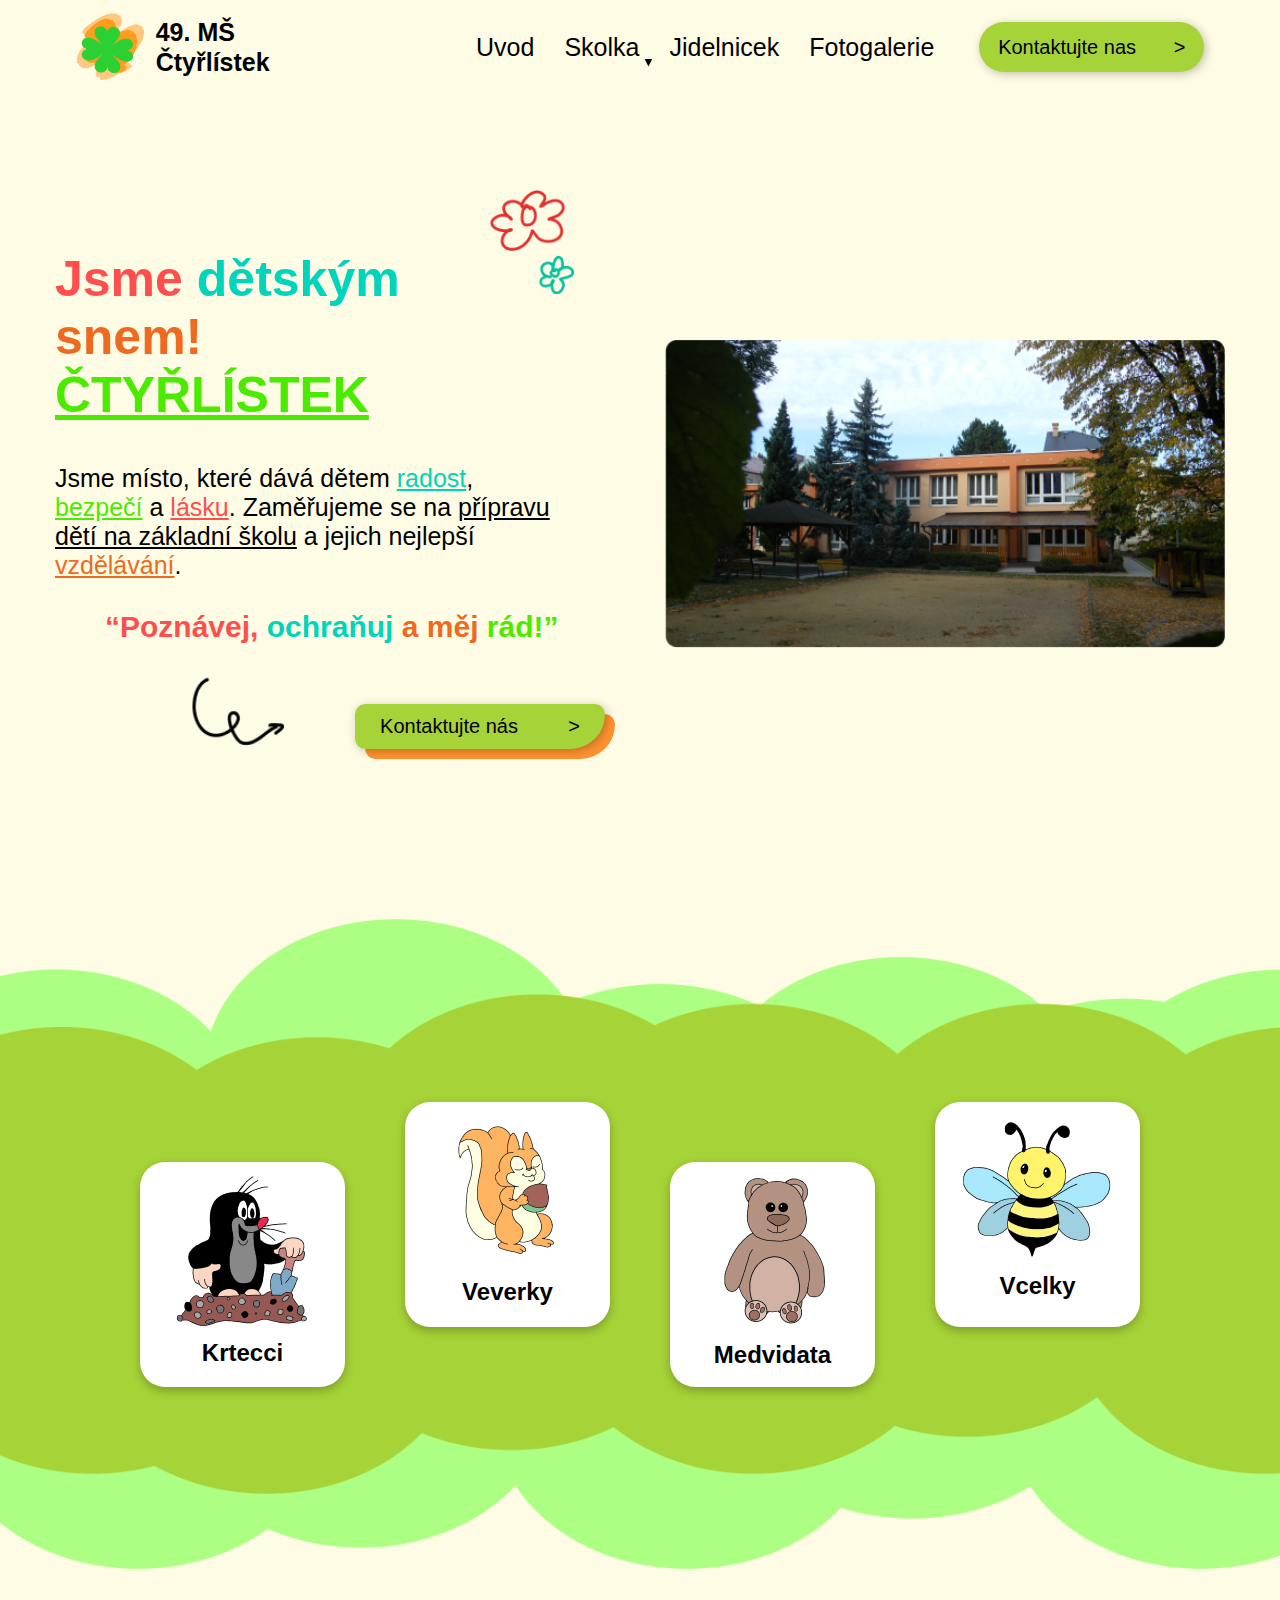
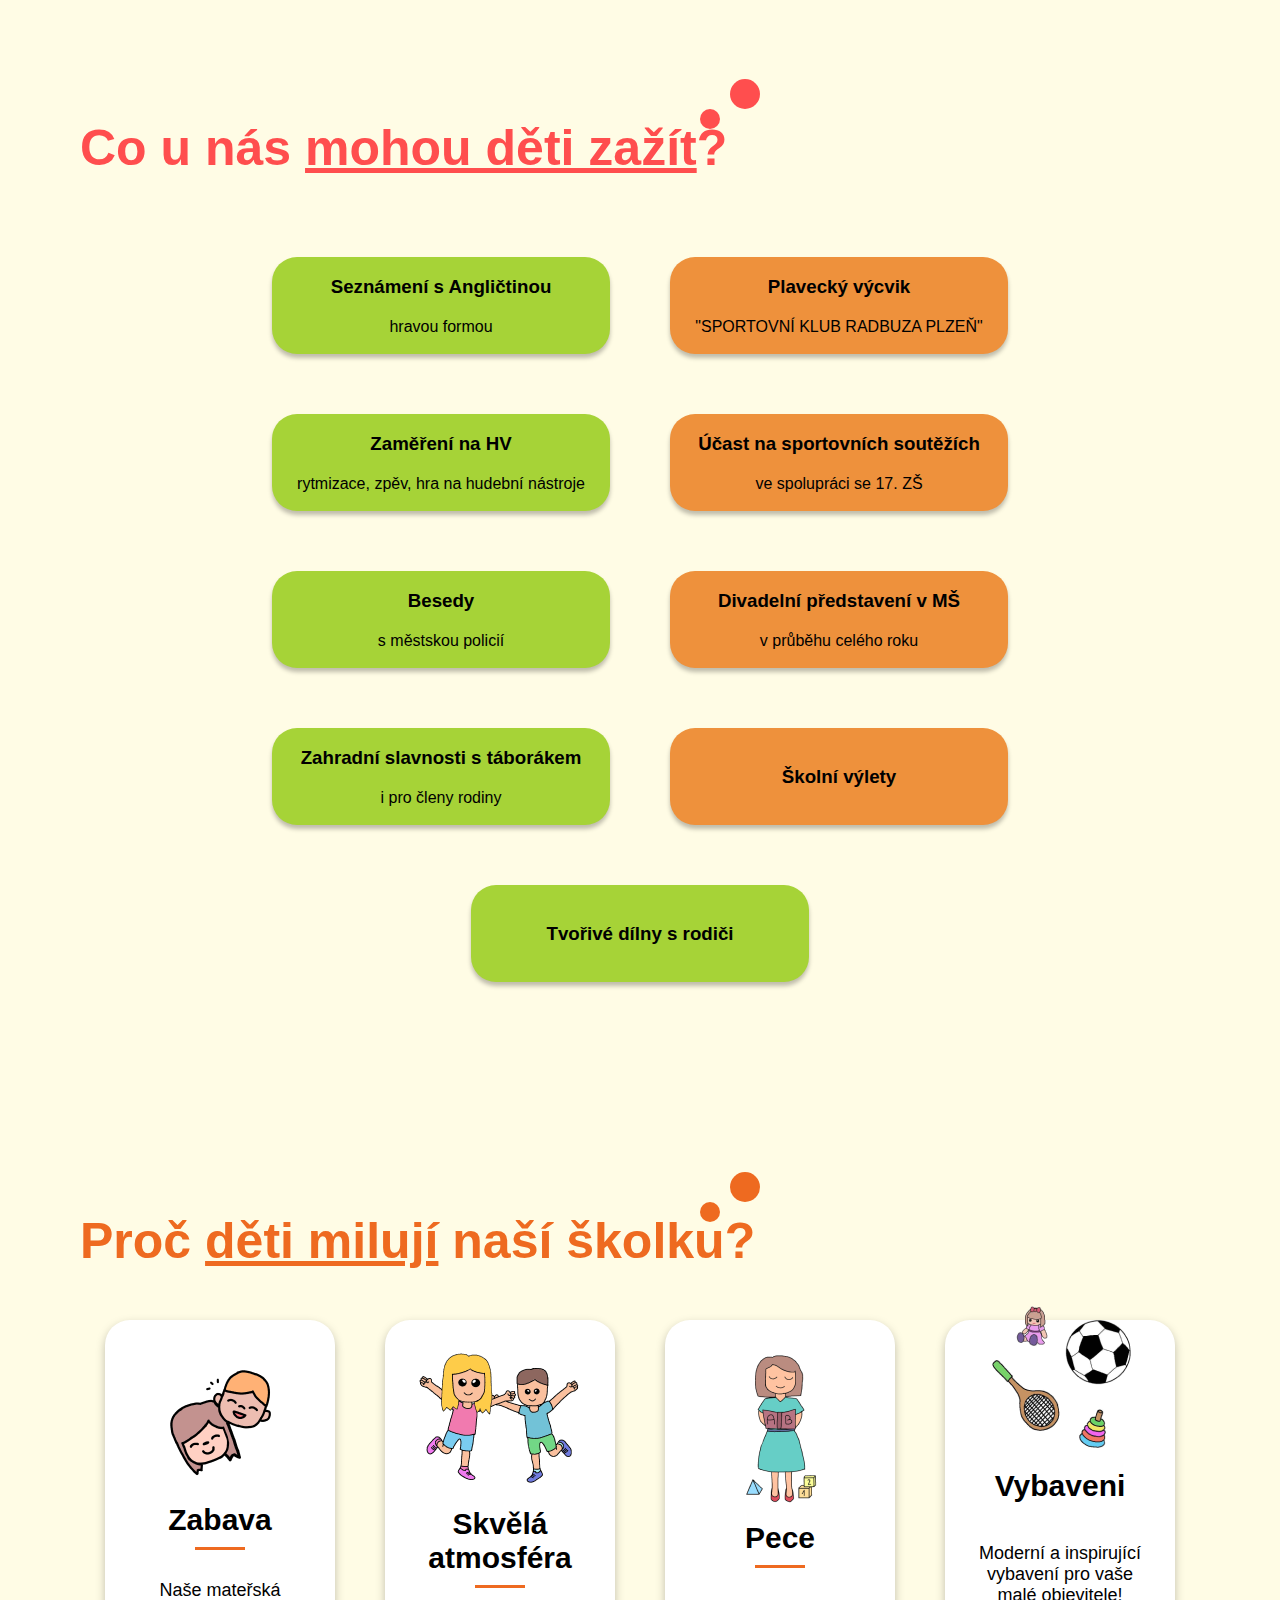
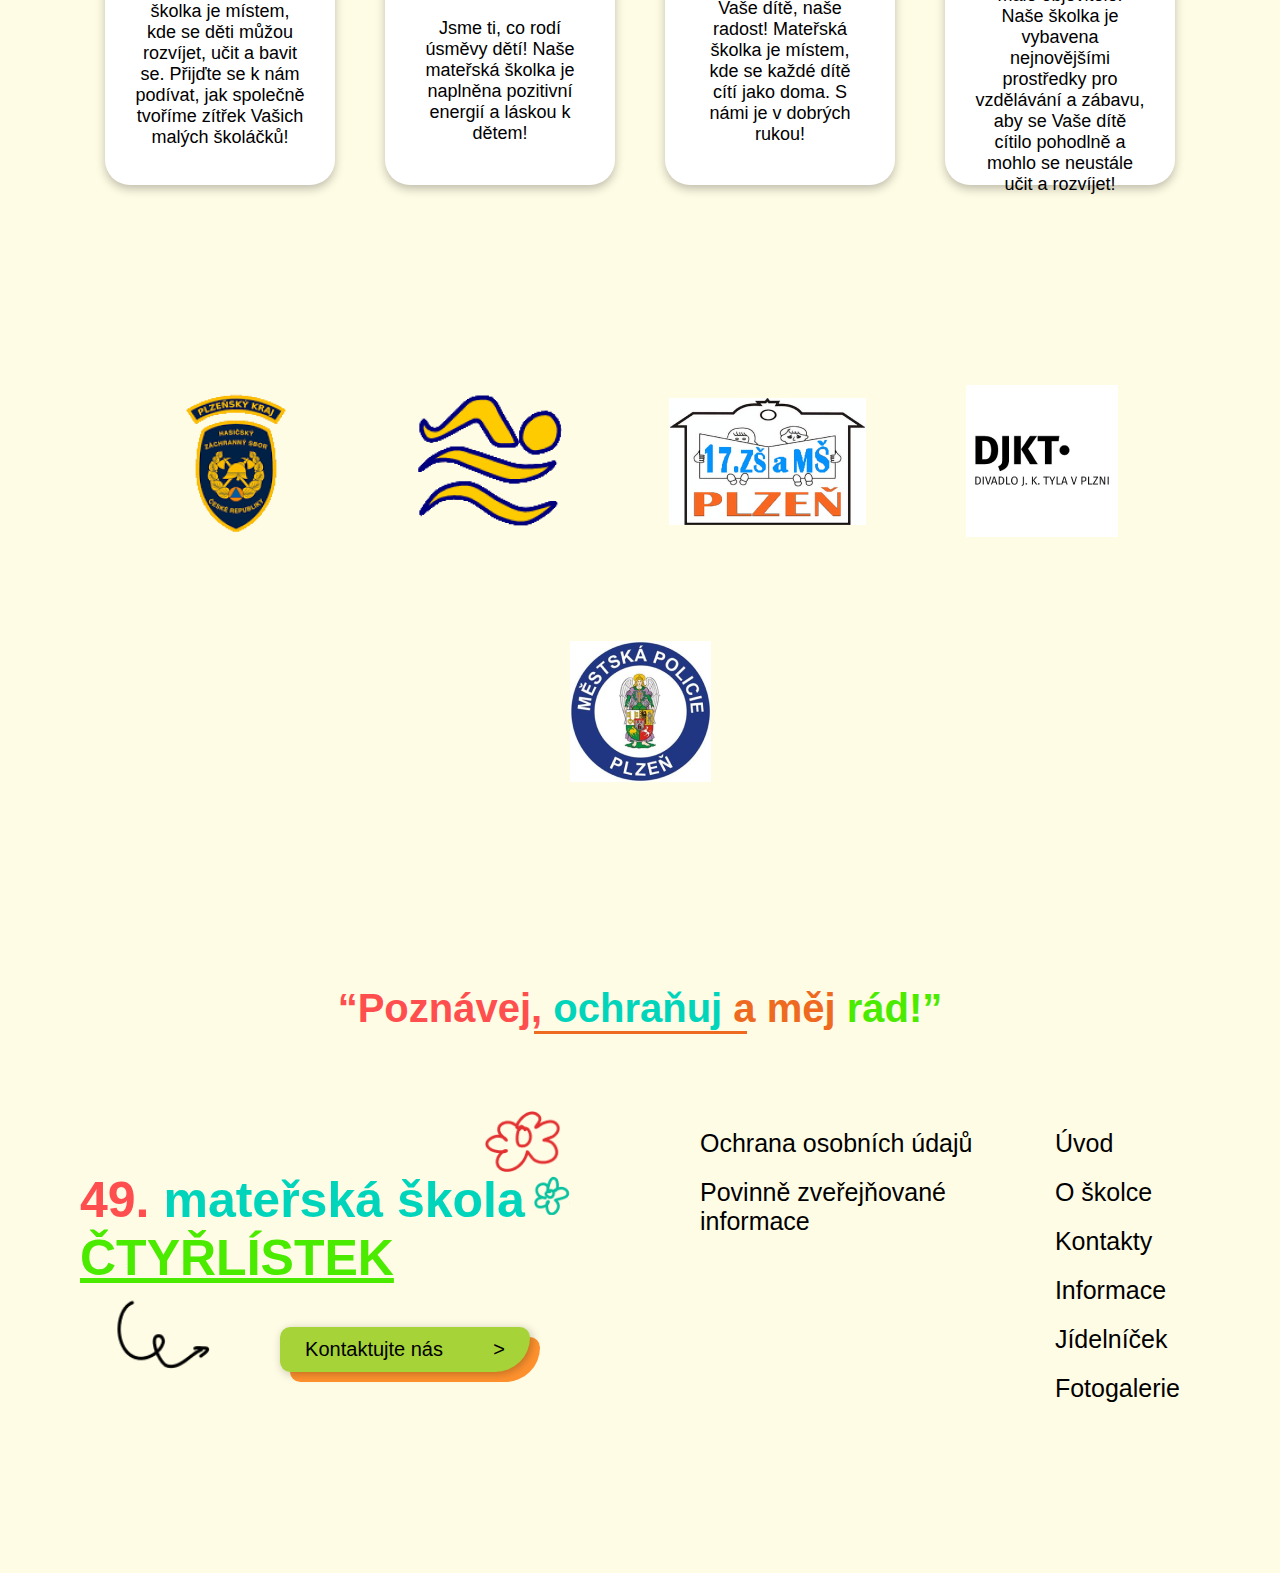
<file: index.html>
<!DOCTYPE html>
<html lang="en">
<head>
    <meta charset="UTF-8">
    <title>Title</title>

    <link rel="stylesheet" href="./styles/index.css">
    <link href="https://fonts.cdnfonts.com/css/indie-flower" rel="stylesheet">
    <link href="https://fonts.cdnfonts.com/css/almarai" rel="stylesheet">

</head>
<body>

    <header class="header">
        <div class="header_logo">
            <img alt="logo" class="header_logo_image" src="./assets/logo.png">
            <h1 class="header_logo_title">49. MŠ <br/> Čtyřlístek</h1>
        </div>
        <nav class="header_nav">
            <div class="header_nav_hamburger"  onclick="toggleMenu()">
                <span></span>
                <span></span>
                <span></span>
            </div>
            <ul>
                <li><a>Uvod</a></li>
                <li><div onclick="toggleDropdown()">Skolka <span class="header_nav_dropdown_arrow"></span></div>
                    <ul class="header_nav_dropdown">
                        <li><a>O školce</a></li>
                        <li><a>Kontakty</a></li>
                        <li><a>Informace</a></li>
                        <li onclick="toggleClassDropdown()">Třídy <span class="header_nav_dropdown_arrow"></span>
                            <ul class="header_nav_dropdown_classes">
                                <li><a>Veverky</a></li>
                                <li><a>Krtečci</a></li>
                                <li><a>Medvíďata</a></li>
                                <li><a>Včelky</a></li>
                            </ul>
                        </li>
                        <li><a>3D vizualizace</a></li>
                    </ul>

                </li>
                <li><a>Jidelnicek</a></li>
                <li><a>Fotogalerie</a></li>
            </ul>
            <a class="header_button">Kontaktujte nas <span class="header_button_arrow">></span></a>
        </nav>
    </header>

    <main class="main">
        <section class="main_content">
            <div class="main_content_left">
                <h1 class="main_content_title"><span class="title_red">Jsme</span> <span class="title_blue">dětským</span> <span class="title_orange">snem!</span> <br/> <span class="title_green underground">ČTYŘLÍSTEK</span></h1>
                <div class="main_content_description">
                    <p class="main_content_description_text">Jsme místo, které dává dětem <span class="underground title_blue">radost</span>, <span class="underground title_green">bezpečí</span> a <span class="underground title_red">lásku</span>. Zaměřujeme se na <span class="underground">přípravu dětí na základní školu</span> a jejich nejlepší <span class="underground title_orange">vzdělávání</span>.</p>
                    <p class="main_content_description_motto"><span class="title_red">“Poznávej,</span> <span class="title_blue">ochraňuj</span> <span class="title_orange">a měj</span> <span class="title_green">rád!”</span></p>
                </div>
                <img class="main_content_arrow" src="./assets/arrow1.png" alt="arrow">
                <a class="main_button" href="#"><span class="main_button_text">Kontaktujte nás</span> <span class="main_button_arrow">></span></a>
            </div>
            <div class="main_content_right">
                <img alt="photo" class="main_content_image" src="./assets/main_photo.png">
            </div>
        </section>

        <section class="classes">
            <div class="classes_block">
                <img alt="photo" class="classes_block_image" src="./assets/classk.png">
                <h2 class="classes_block_title">Krtecci</h2>
            </div>
            <div class="classes_block">
                <img alt="photo" class="classes_block_image" src="./assets/classv.png">
                <h2 class="classes_block_title">Veverky</h2>
            </div>
            <div class="classes_block">
                <img alt="photo" class="classes_block_image" src="./assets/classm.png">
                <h2 class="classes_block_title">Medvidata</h2>
            </div>
            <div class="classes_block">
                <img alt="photo" class="classes_block_image" src="./assets/classvc.png">
                <h2 class="classes_block_title">Vcelky</h2>
            </div>
        </section>

        <section class="experiences">
            <h1 class="sec_title" style="--left-title: 650px; --color-title: var(--red-color);"><span class="title_red">Co u nás <span class="underground">mohou děti zažít</span>?</span></h1>

            <div class="experiences_blocks">
                <div class="experiences_blocks_block">
                    <h3 class="experiences_blocks_block_title">Seznámení s Angličtinou</h3>
                    <p class="experiences_blocks_block_description">hravou formou</p>
                </div>
                <div class="experiences_blocks_block">
                    <h3 class="experiences_blocks_block_title">Plavecký výcvik</h3>
                    <p class="experiences_blocks_block_description">"SPORTOVNÍ KLUB RADBUZA PLZEŇ"</p>
                </div>
                <div class="experiences_blocks_block">
                    <h3 class="experiences_blocks_block_title">Zaměření na HV</h3>
                    <p class="experiences_blocks_block_description">rytmizace, zpěv, hra na hudební nástroje</p>
                </div>
                <div class="experiences_blocks_block">
                    <h3 class="experiences_blocks_block_title">Účast na sportovních soutěžích</h3>
                    <p class="experiences_blocks_block_description">ve spolupráci se 17. ZŠ</p>
                </div>
                <div class="experiences_blocks_block">
                    <h3 class="experiences_blocks_block_title">Besedy</h3>
                    <p class="experiences_blocks_block_description">s městskou policií</p>
                </div>
                <div class="experiences_blocks_block">
                    <h3 class="experiences_blocks_block_title">Divadelní představení v MŠ</h3>
                    <p class="experiences_blocks_block_description">v průběhu celého roku</p>
                </div>
                <div class="experiences_blocks_block">
                    <h3 class="experiences_blocks_block_title">Zahradní slavnosti s táborákem</h3>
                    <p class="experiences_blocks_block_description">i pro členy rodiny</p>
                </div>
                <div class="experiences_blocks_block">
                    <h3 class="experiences_blocks_block_title">Školní výlety</h3>
                </div>
                <div class="experiences_blocks_block">
                    <h3 class="experiences_blocks_block_title">Tvořivé dílny s rodiči</h3>
                </div>
            </div>
        </section>

        <section class="positives">
            <h1 class="sec_title positives"  style="--left-title: 650px; --color-title: var(--orange-color);"><span class="title_orange">Proč <span class="underground">děti milují</span> naší školku?</span></h1>

            <div class="positives_blocks">
                <div class="positives_blocks_block">
                    <img alt="photo" class="positives_blocks_block_image" src="./assets/lovez.png">
                    <h2 class="positives_blocks_block_title">Zabava</h2>
                    <div class="custom_underline"></div>
                    <p class="positives_blocks_block_description">Naše mateřská školka je místem, kde se děti můžou rozvíjet, učit a bavit se. Přijďte se k nám podívat, jak společně tvoříme zítřek Vašich malých školáčků!</p>
                </div>
                <div class="positives_blocks_block">
                    <img alt="photo" class="positives_blocks_block_image" src="./assets/lovea.png">
                    <h2 class="positives_blocks_block_title">Skvělá atmosféra</h2>
                    <div class="custom_underline"></div>
                    <p class="positives_blocks_block_description">Jsme ti, co rodí úsměvy dětí! Naše mateřská školka je naplněna pozitivní energií a láskou k dětem!</p>
                </div>
                <div class="positives_blocks_block">
                    <img alt="photo" class="positives_blocks_block_image" src="./assets/lovep.png">
                    <h2 class="positives_blocks_block_title">Pece</h2>
                    <div class="custom_underline"></div>
                    <p class="positives_blocks_block_description">Vaše dítě, naše radost! Mateřská školka je místem, kde se každé dítě cítí jako doma. S námi je v dobrých rukou!</p>
                </div>
                <div class="positives_blocks_block">
                    <img alt="photo" class="positives_blocks_block_image" src="./assets/lovev.png">
                    <h2 class="positives_blocks_block_title">Vybaveni</h2>
                    <div class="custom_underline"></div>
                    <p class="positives_blocks_block_description">Moderní a inspirující vybavení pro vaše malé objevitele! Naše školka je vybavena nejnovějšími prostředky pro vzdělávání a zábavu, aby se Vaše dítě cítilo pohodlně a mohlo se neustále učit a rozvíjet!</p>
                </div>
            </div>


        </section>

    </main>


    <footer class="footer">
        <section class="footer_collaboration">
            <a class="footer_collaboration_link" href="#">
                <img alt="logo" class="footer_collaboration_logo" src="./assets/col1.png">
            </a>

            <a class="footer_collaboration_link" href="#">
                <img alt="logo" class="footer_collaboration_logo" src="./assets/col2.png">
            </a>

            <a class="footer_collaboration_link" href="#">
                <img alt="logo" class="footer_collaboration_logo" src="./assets/col3.png">
            </a>

            <a class="footer_collaboration_link" href="#">
                <img alt="logo" class="footer_collaboration_logo" src="./assets/col4.png">
            </a>

            <a class="footer_collaboration_link" href="#">
                <img alt="logo" class="footer_collaboration_logo" src="./assets/col5.png">
            </a>
        </section>

        <section class="footer_info">
            <p class="main_content_description_motto" style="font-size: 40px"><span class="title_red">“Poznávej,</span> <span class="title_blue">ochraňuj</span> <span class="title_orange">a měj</span> <span class="title_green">rád!”</span></p>
            <div class="custom_underline"></div>

            <div class="footer_info_blocks">
                <div class="footer_info_block">
                    <h1 class="main_content_title"><span class="title_red">49.</span> <span class="title_blue">mateřská škola</span> <br/> <span class="title_green underground">ČTYŘLÍSTEK</span></h1>
                    <img class="main_content_arrow" src="./assets/arrow1.png" alt="arrow">
                    <a class="main_button" href="#"><span class="main_button_text">Kontaktujte nás</span> <span class="main_button_arrow">></span></a>
                </div>
                <div class="footer_info_block">
                    <div class="footer_info_block_lists">
                        <ul class="footer_info_block_list">
                            <li class="footer_info_block_list_item"><a href="#">Ochrana osobních údajů</a></li>
                            <li class="footer_info_block_list_item"><a href="#">Povinně zveřejňované informace</a></li>
                        </ul>

                        <ul class="footer_info_block_list">
                            <li class="footer_info_block_list_item"><a href="#">Úvod</a></li>
                            <li class="footer_info_block_list_item"><a href="#">O školce</a></li>
                            <li class="footer_info_block_list_item"><a href="#">Kontakty</a></li>
                            <li class="footer_info_block_list_item"><a href="#">Informace</a></li>
                            <li class="footer_info_block_list_item"><a href="#">Jídelníček</a></li>
                            <li class="footer_info_block_list_item"><a href="#">Fotogalerie</a></li>
                        </ul>
                    </div>
                </div>
            </div>

            <!-- Plzen Logo -->
        </section>
    </footer>


    <script src="./scripts/navigation.js"></script>
</body>
</html>
</file>
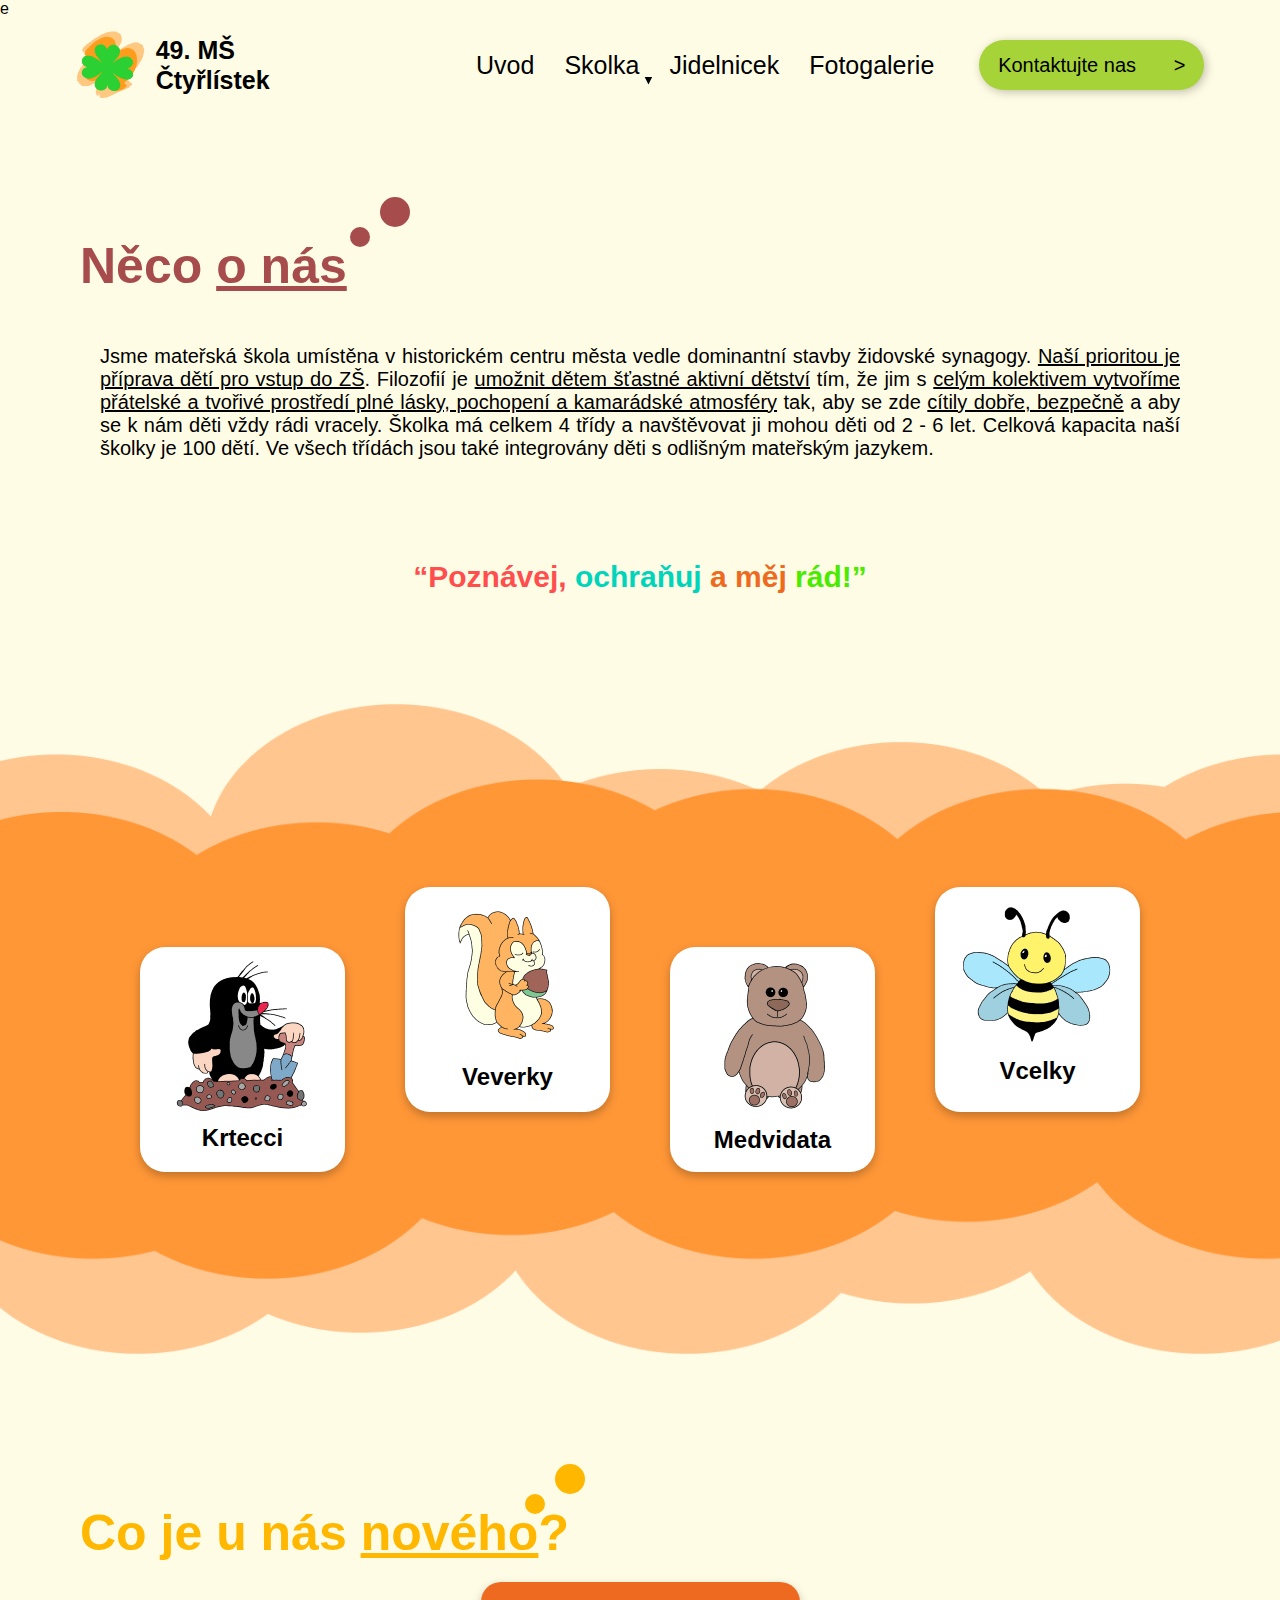
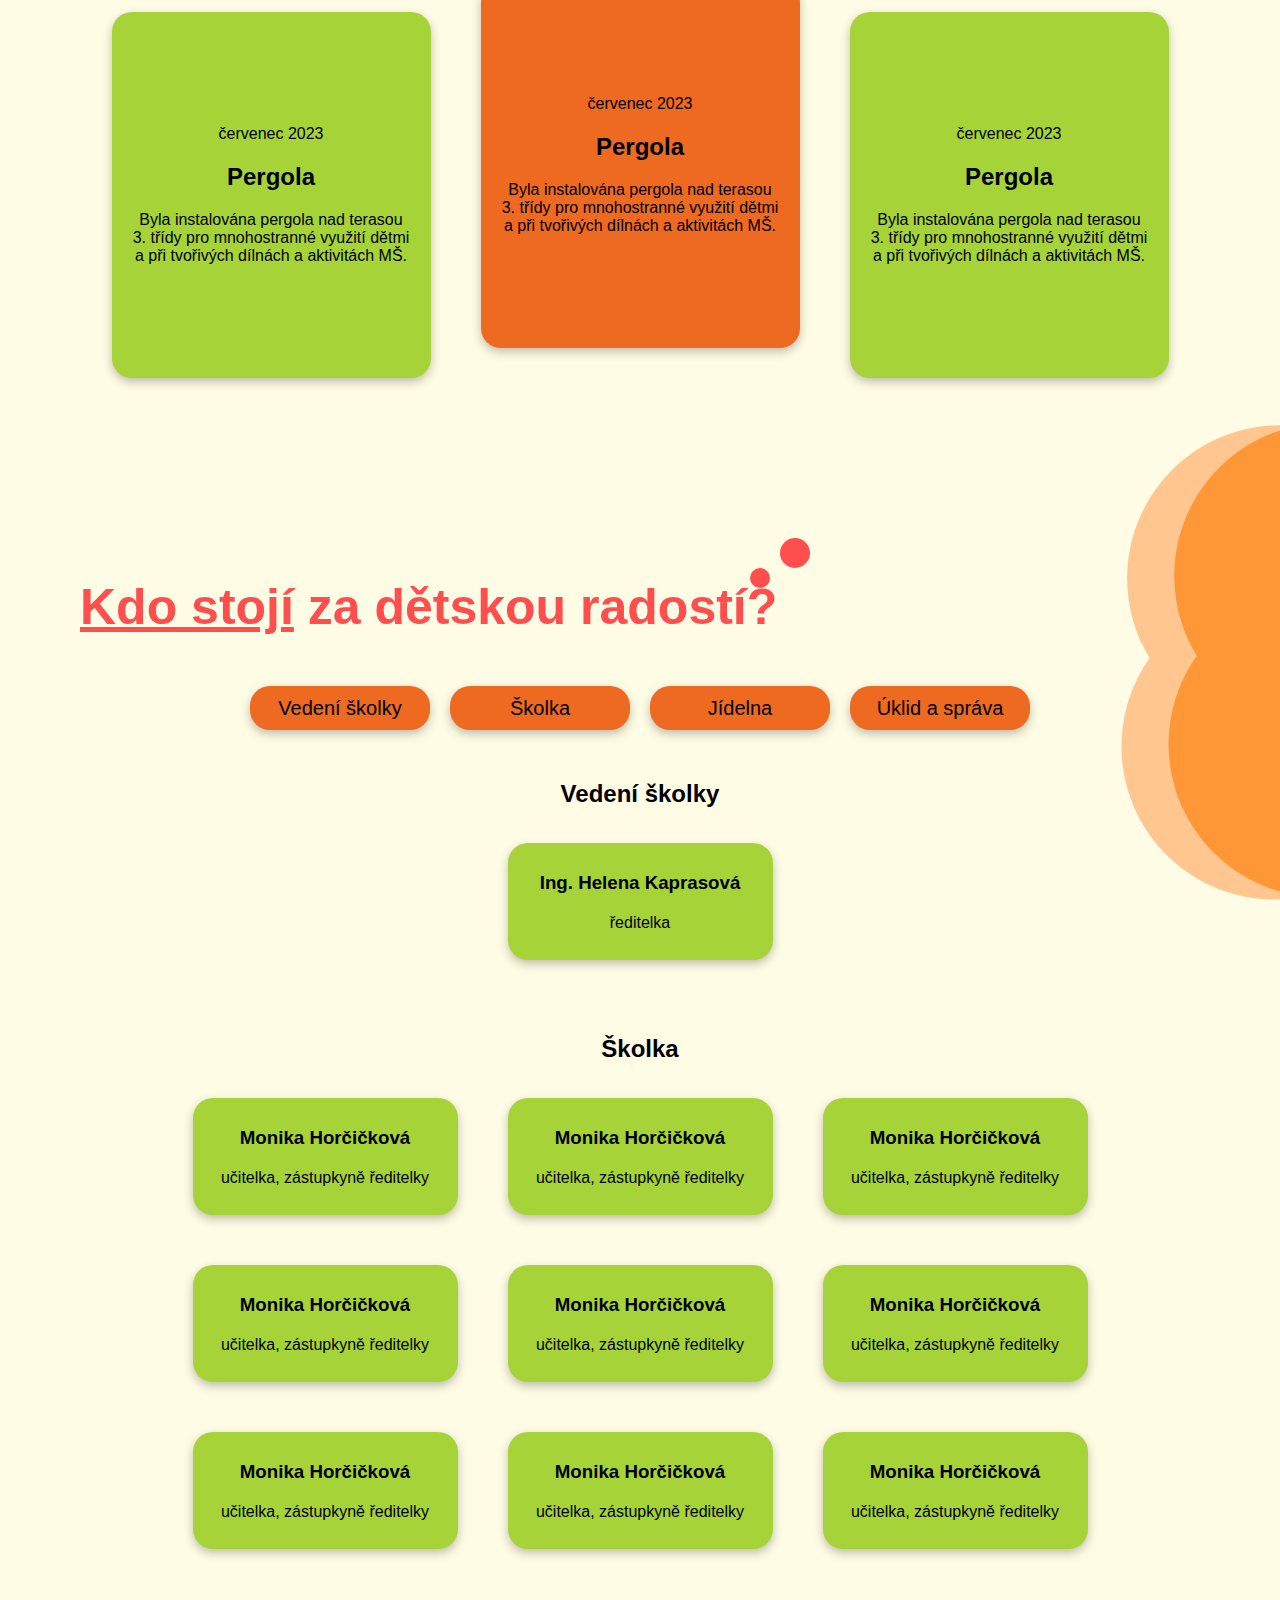
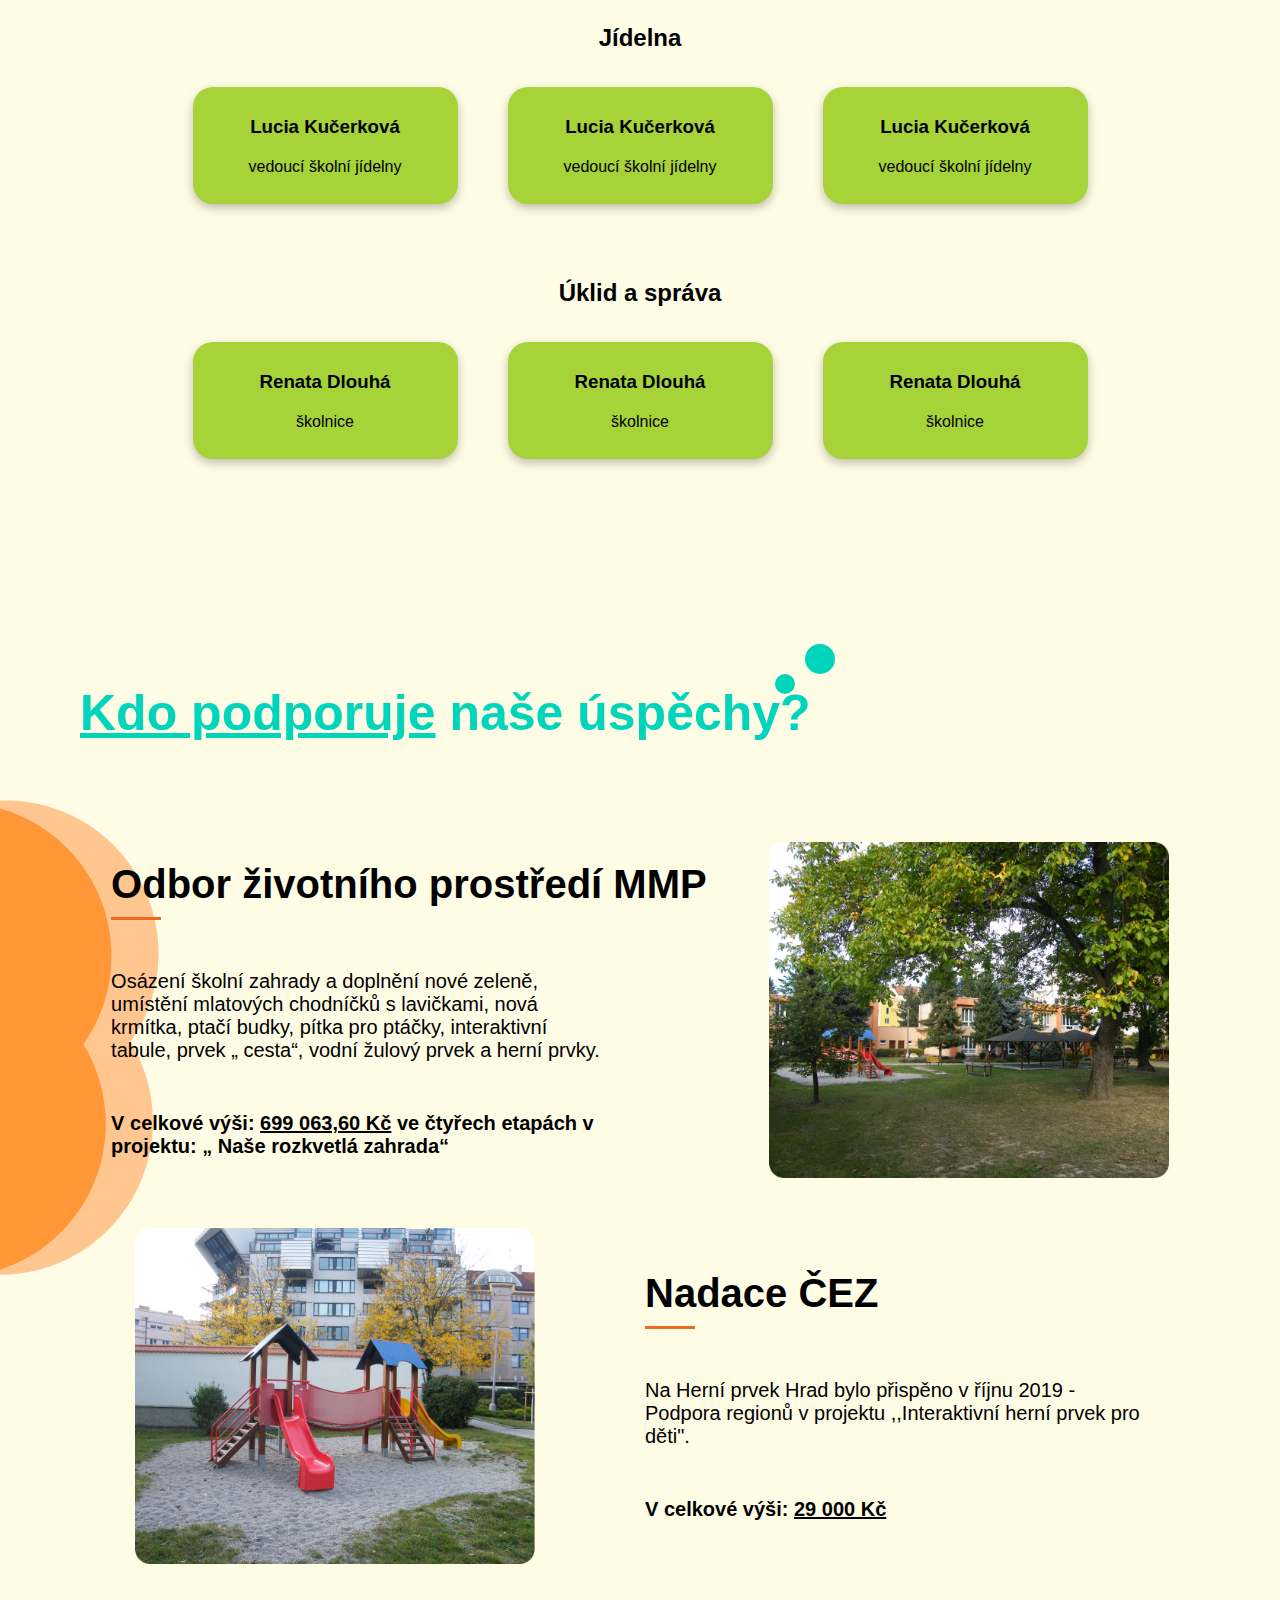
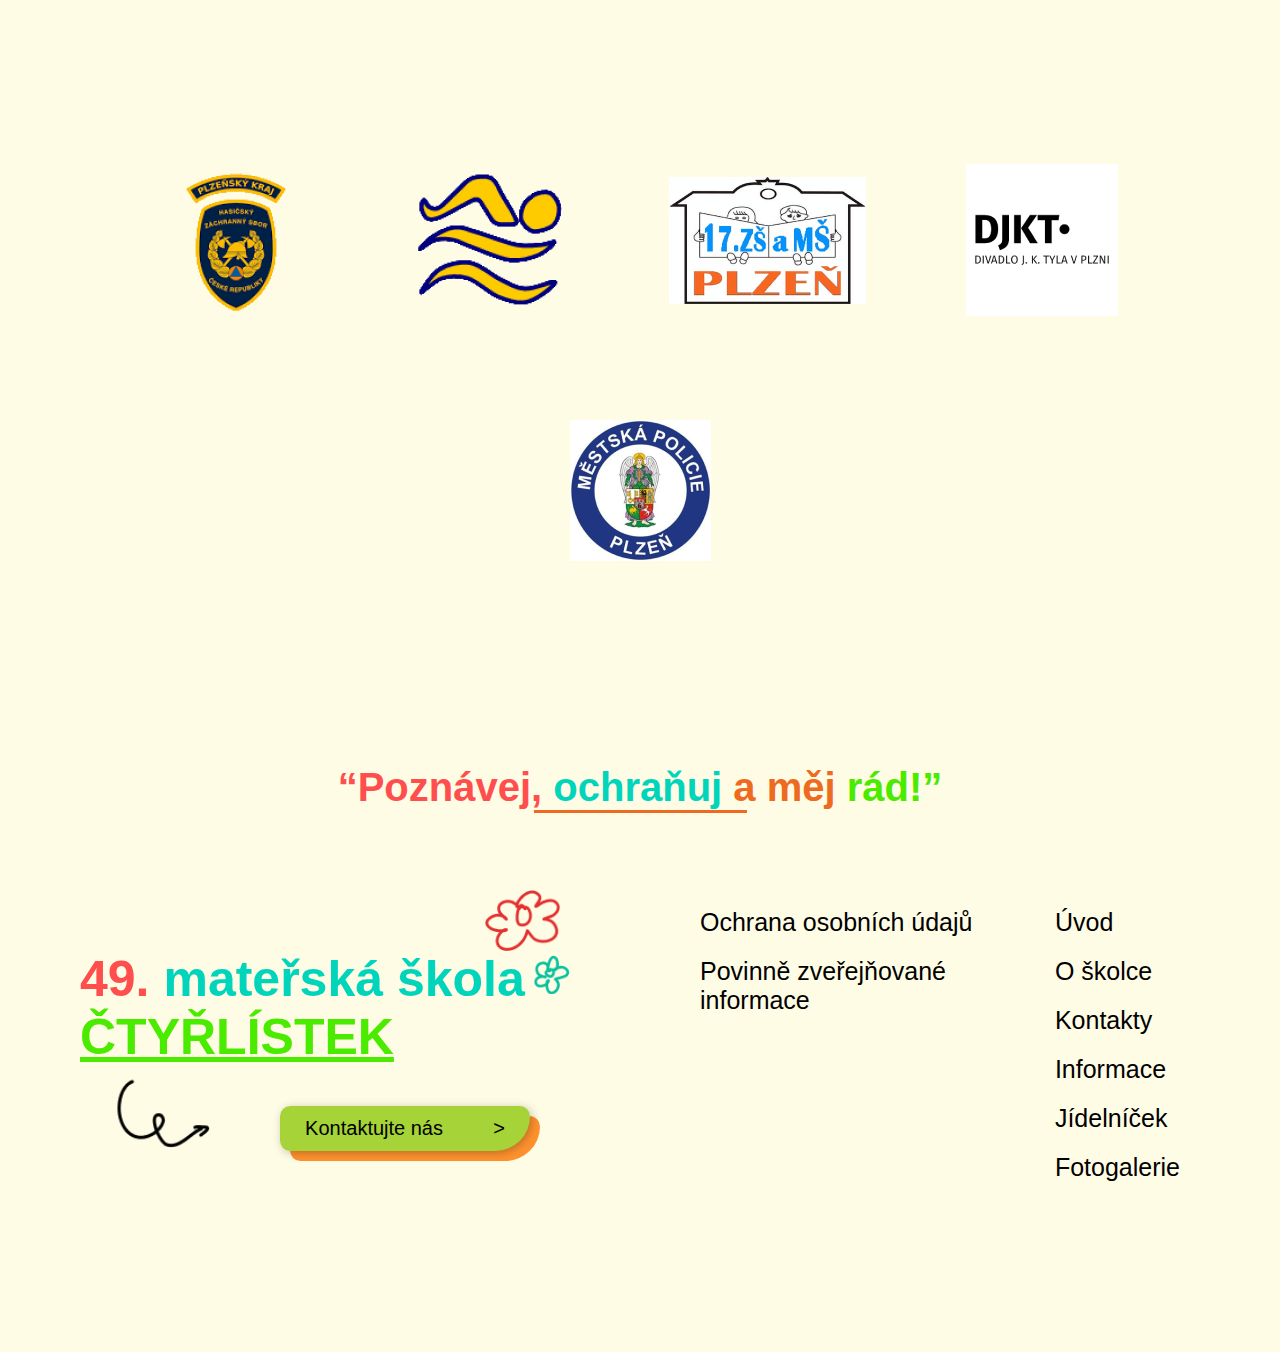
<file: pages/about.html>
<!DOCTYPE html>
<html lang="en">
<head>
    <meta charset="UTF-8">e
    <title>Title</title>

    <link rel="stylesheet" href="../styles/about.css">
    <link href="https://fonts.cdnfonts.com/css/indie-flower" rel="stylesheet">
    <link href="https://fonts.cdnfonts.com/css/almarai" rel="stylesheet">


</head>
<body>

<header class="header">
    <div class="header_logo">
        <img alt="logo" class="header_logo_image" src="../assets/logo.png">
        <h1 class="header_logo_title">49. MŠ <br/> Čtyřlístek</h1>
    </div>
    <nav class="header_nav">
        <div class="header_nav_hamburger"  onclick="toggleMenu()">
            <span></span>
            <span></span>
            <span></span>
        </div>
        <ul>
            <li><a>Uvod</a></li>
            <li><div onclick="toggleDropdown()">Skolka <span class="header_nav_dropdown_arrow"></span></div>
                <ul class="header_nav_dropdown">
                    <li><a>O školce</a></li>
                    <li><a>Kontakty</a></li>
                    <li><a>Informace</a></li>
                    <li onclick="toggleClassDropdown()">Třídy <span class="header_nav_dropdown_arrow"></span>
                        <ul class="header_nav_dropdown_classes">
                            <li><a>Veverky</a></li>
                            <li><a>Krtečci</a></li>
                            <li><a>Medvíďata</a></li>
                            <li><a>Včelky</a></li>
                        </ul>
                    </li>
                    <li><a>3D vizualizace</a></li>
                </ul>

            </li>
            <li><a>Jidelnicek</a></li>
            <li><a>Fotogalerie</a></li>
        </ul>
        <a class="header_button">Kontaktujte nas <span class="header_button_arrow">></span></a>
    </nav>
</header>

<main class="main">
    <section class="about">
        <h1 class="sec_title main_contact" style="--left-title: 300px; --color-title: var(--brown-color);"><span class="title_brown">Něco <span class="underground">o nás</span></span></h1>

        <p class="about_text">Jsme mateřská škola umístěna v historickém centru města vedle dominantní stavby židovské
            synagogy. <span class="underground">Naší prioritou je příprava dětí pro vstup do ZŠ</span>. Filozofií je <span class="underground">umožnit dětem šťastné aktivní dětství</span> tím, že jim s <span class="underground">celým kolektivem vytvoříme přátelské a tvořivé prostředí plné lásky, pochopení a kamarádské atmosféry</span> tak, aby se zde <span class="underground">cítily dobře, bezpečně</span> a aby se k nám děti vždy rádi vracely. Školka má celkem 4 třídy a navštěvovat ji mohou děti od 2 - 6 let. Celková kapacita naší školky je 100 dětí. Ve všech třídách jsou také integrovány děti s odlišným mateřským jazykem.</p>
        <p class="about_motto"><span class="title_red">“Poznávej,</span> <span class="title_blue">ochraňuj</span> <span class="title_orange">a měj</span> <span class="title_green">rád!”</span></p>
    </section>

    <section class="classes">
        <div class="classes_block">
            <img alt="photo" class="classes_block_image" src="../assets/classk.png">
            <h2 class="classes_block_title">Krtecci</h2>
        </div>
        <div class="classes_block">
            <img alt="photo" class="classes_block_image" src="../assets/classv.png">
            <h2 class="classes_block_title">Veverky</h2>
        </div>
        <div class="classes_block">
            <img alt="photo" class="classes_block_image" src="../assets/classm.png">
            <h2 class="classes_block_title">Medvidata</h2>
        </div>
        <div class="classes_block">
            <img alt="photo" class="classes_block_image" src="../assets/classvc.png">
            <h2 class="classes_block_title">Vcelky</h2>
        </div>
    </section>

    <section class="news">
        <h1 class="sec_title news" style="--left-title: 475px; --color-title: var(--yellow-color);"><span class="title_yellow">Co je u nás <span class="underground">nového</span>?</span></h1>

        <div class="news_blocks">
            <div class="news_blocks_block">
                <p class="news_blocks_block_date">červenec 2023</p>
                <h2 class="news_blocks_block_title">Pergola</h2>
                <p class="news_blocks_block_description">Byla instalována pergola nad terasou 3. třídy pro mnohostranné využití dětmi a při tvořivých dílnách a aktivitách MŠ.</p>
            </div>
            <div class="news_blocks_block">
                <p class="news_blocks_block_date">červenec 2023</p>
                <h2 class="news_blocks_block_title">Pergola</h2>
                <p class="news_blocks_block_description">Byla instalována pergola nad terasou 3. třídy pro mnohostranné využití dětmi a při tvořivých dílnách a aktivitách MŠ.</p>
            </div>
            <div class="news_blocks_block">
                <p class="news_blocks_block_date">červenec 2023</p>
                <h2 class="news_blocks_block_title">Pergola</h2>
                <p class="news_blocks_block_description">Byla instalována pergola nad terasou 3. třídy pro mnohostranné využití dětmi a při tvořivých dílnách a aktivitách MŠ.</p>
            </div>
        </div>
    </section>
    <section class="team">
        <h1 class="sec_title team" style="--left-title: 700px; --color-title: var(--red-color);"><span class="title_red"><span class="underground">Kdo stojí</span> za dětskou radostí?</span></h1>

        <div class="team_nav">

            <button class="team_nav_block">
                Vedení školky
            </button>

            <button class="team_nav_block">
                Školka
            </button>

            <button class="team_nav_block">
                Jídelna
            </button>

            <button class="team_nav_block">
                Úklid a správa
            </button>

        </div>

        <div class="team_section">
            <h2 class="team_section_title">Vedení školky</h2>

            <div class="team_section_blocks">
                <div class="team_section_blocks_block">
                    <h3 class="team_section_blocks_block_name">Ing. Helena Kaprasová</h3>
                    <p class="team_section_blocks_block_role">ředitelka</p>
                </div>
            </div>
        </div>

        <div class="team_section">
            <h2 class="team_section_title">Školka</h2>

            <div class="team_section_blocks">
                <div class="team_section_blocks_block">
                    <h3 class="team_section_blocks_block_name">Monika Horčičková</h3>
                    <p class="team_section_blocks_block_role">učitelka, zástupkyně ředitelky</p>
                </div>

                <div class="team_section_blocks_block">
                    <h3 class="team_section_blocks_block_name">Monika Horčičková</h3>
                    <p class="team_section_blocks_block_role">učitelka, zástupkyně ředitelky</p>
                </div>

                <div class="team_section_blocks_block">
                    <h3 class="team_section_blocks_block_name">Monika Horčičková</h3>
                    <p class="team_section_blocks_block_role">učitelka, zástupkyně ředitelky</p>
                </div>

                <div class="team_section_blocks_block">
                    <h3 class="team_section_blocks_block_name">Monika Horčičková</h3>
                    <p class="team_section_blocks_block_role">učitelka, zástupkyně ředitelky</p>
                </div>

                <div class="team_section_blocks_block">
                    <h3 class="team_section_blocks_block_name">Monika Horčičková</h3>
                    <p class="team_section_blocks_block_role">učitelka, zástupkyně ředitelky</p>
                </div>

                <div class="team_section_blocks_block">
                    <h3 class="team_section_blocks_block_name">Monika Horčičková</h3>
                    <p class="team_section_blocks_block_role">učitelka, zástupkyně ředitelky</p>
                </div>

                <div class="team_section_blocks_block">
                    <h3 class="team_section_blocks_block_name">Monika Horčičková</h3>
                    <p class="team_section_blocks_block_role">učitelka, zástupkyně ředitelky</p>
                </div>

                <div class="team_section_blocks_block">
                    <h3 class="team_section_blocks_block_name">Monika Horčičková</h3>
                    <p class="team_section_blocks_block_role">učitelka, zástupkyně ředitelky</p>
                </div>

                <div class="team_section_blocks_block">
                    <h3 class="team_section_blocks_block_name">Monika Horčičková</h3>
                    <p class="team_section_blocks_block_role">učitelka, zástupkyně ředitelky</p>
                </div>
            </div>
        </div>

        <div class="team_section">
            <h2 class="team_section_title">Jídelna</h2>

            <div class="team_section_blocks">
                <div class="team_section_blocks_block">
                    <h3 class="team_section_blocks_block_name">Lucia Kučerková</h3>
                    <p class="team_section_blocks_block_role">vedoucí školní jídelny</p>
                </div>

                <div class="team_section_blocks_block">
                    <h3 class="team_section_blocks_block_name">Lucia Kučerková</h3>
                    <p class="team_section_blocks_block_role">vedoucí školní jídelny</p>
                </div>

                <div class="team_section_blocks_block">
                    <h3 class="team_section_blocks_block_name">Lucia Kučerková</h3>
                    <p class="team_section_blocks_block_role">vedoucí školní jídelny</p>
                </div>
            </div>
        </div>

        <div class="team_section">
            <h2 class="team_section_title">Úklid a správa</h2>

            <div class="team_section_blocks">
                <div class="team_section_blocks_block">
                    <h3 class="team_section_blocks_block_name">Renata Dlouhá</h3>
                    <p class="team_section_blocks_block_role">školnice</p>
                </div>

                <div class="team_section_blocks_block">
                    <h3 class="team_section_blocks_block_name">Renata Dlouhá</h3>
                    <p class="team_section_blocks_block_role">školnice</p>
                </div>

                <div class="team_section_blocks_block">
                    <h3 class="team_section_blocks_block_name">Renata Dlouhá</h3>
                    <p class="team_section_blocks_block_role">školnice</p>
                </div>
            </div>
        </div>
    </section>


    <section class="support">
        <h1 class="sec_title support" style="--left-title: 725px; --color-title: var(--blue-color);"><span class="title_blue"><span class="underground">Kdo podporuje</span> naše úspěchy?</span></h1>

        <div class="support_blocks">
            <div class="support_blocks_block">
                <div class="support_blocks_block_text">
                    <h2 class="support_blocks_block_title">Odbor životního prostředí MMP</h2>
                    <div class="custom_underline"></div>
                    <p class="support_blocks_block_description">Osázení školní zahrady a doplnění nové zeleně, umístění mlatových chodníčků s lavičkami, nová krmítka, ptačí budky, pítka pro ptáčky, interaktivní tabule, prvek „ cesta“, vodní žulový prvek a herní prvky.</p>
                    <p class="support_blocks_block_prize">V celkové výši: <span class="underground">699 063,60 Kč</span> ve čtyřech etapách v projektu: „ Naše rozkvetlá zahrada“</p>
                </div>

                <div class="support_blocks_block_image">
                    <img alt="image" class="support_blocks_block_image" src="../assets/support1.png">
                </div>
            </div>

            <div class="support_blocks_block">
                <div class="support_blocks_block_image">
                    <img alt="image" class="support_blocks_block_image" src="../assets/support2.png">
                </div>

                <div class="support_blocks_block_text">
                    <h2 class="support_blocks_block_title">Nadace ČEZ</h2>
                    <div class="custom_underline"></div>
                    <p class="support_blocks_block_description">Na Herní prvek Hrad bylo přispěno v říjnu 2019 - Podpora regionů v projektu ,,Interaktivní herní prvek pro děti".</p>
                    <p class="support_blocks_block_prize">V celkové výši: <span class="underground">29 000 Kč</span></p>
                </div>
            </div>
        </div>
    </section>
</main>

<footer class="footer">
    <section class="footer_collaboration">
        <a class="footer_collaboration_link" href="#">
            <img alt="logo" class="footer_collaboration_logo" src="../assets/col1.png">
        </a>

        <a class="footer_collaboration_link" href="#">
            <img alt="logo" class="footer_collaboration_logo" src="../assets/col2.png">
        </a>

        <a class="footer_collaboration_link" href="#">
            <img alt="logo" class="footer_collaboration_logo" src="../assets/col3.png">
        </a>

        <a class="footer_collaboration_link" href="#">
            <img alt="logo" class="footer_collaboration_logo" src="../assets/col4.png">
        </a>

        <a class="footer_collaboration_link" href="#">
            <img alt="logo" class="footer_collaboration_logo" src="../assets/col5.png">
        </a>
    </section>

    <section class="footer_info">
        <p class="main_content_description_motto" style="font-size: 40px"><span class="title_red">“Poznávej,</span> <span class="title_blue">ochraňuj</span> <span class="title_orange">a měj</span> <span class="title_green">rád!”</span></p>
        <div class="custom_underline"></div>

        <div class="footer_info_blocks">
            <div class="footer_info_block">
                <h1 class="main_content_title"><span class="title_red">49.</span> <span class="title_blue">mateřská škola</span> <br/> <span class="title_green underground">ČTYŘLÍSTEK</span></h1>
                <img class="main_content_arrow" src="../assets/arrow1.png" alt="arrow">
                <a class="main_button" href="#"><span class="main_button_text">Kontaktujte nás</span> <span class="main_button_arrow">></span></a>
            </div>
            <div class="footer_info_block">
                <div class="footer_info_block_lists">
                    <ul class="footer_info_block_list">
                        <li class="footer_info_block_list_item"><a href="#">Ochrana osobních údajů</a></li>
                        <li class="footer_info_block_list_item"><a href="#">Povinně zveřejňované informace</a></li>
                    </ul>

                    <ul class="footer_info_block_list">
                        <li class="footer_info_block_list_item"><a href="#">Úvod</a></li>
                        <li class="footer_info_block_list_item"><a href="#">O školce</a></li>
                        <li class="footer_info_block_list_item"><a href="#">Kontakty</a></li>
                        <li class="footer_info_block_list_item"><a href="#">Informace</a></li>
                        <li class="footer_info_block_list_item"><a href="#">Jídelníček</a></li>
                        <li class="footer_info_block_list_item"><a href="#">Fotogalerie</a></li>
                    </ul>
                </div>
            </div>
        </div>

        <!-- Plzen Logo -->
    </section>
</footer>


<script src="../scripts/navigation.js"></script>

</body>

</html>
</file>
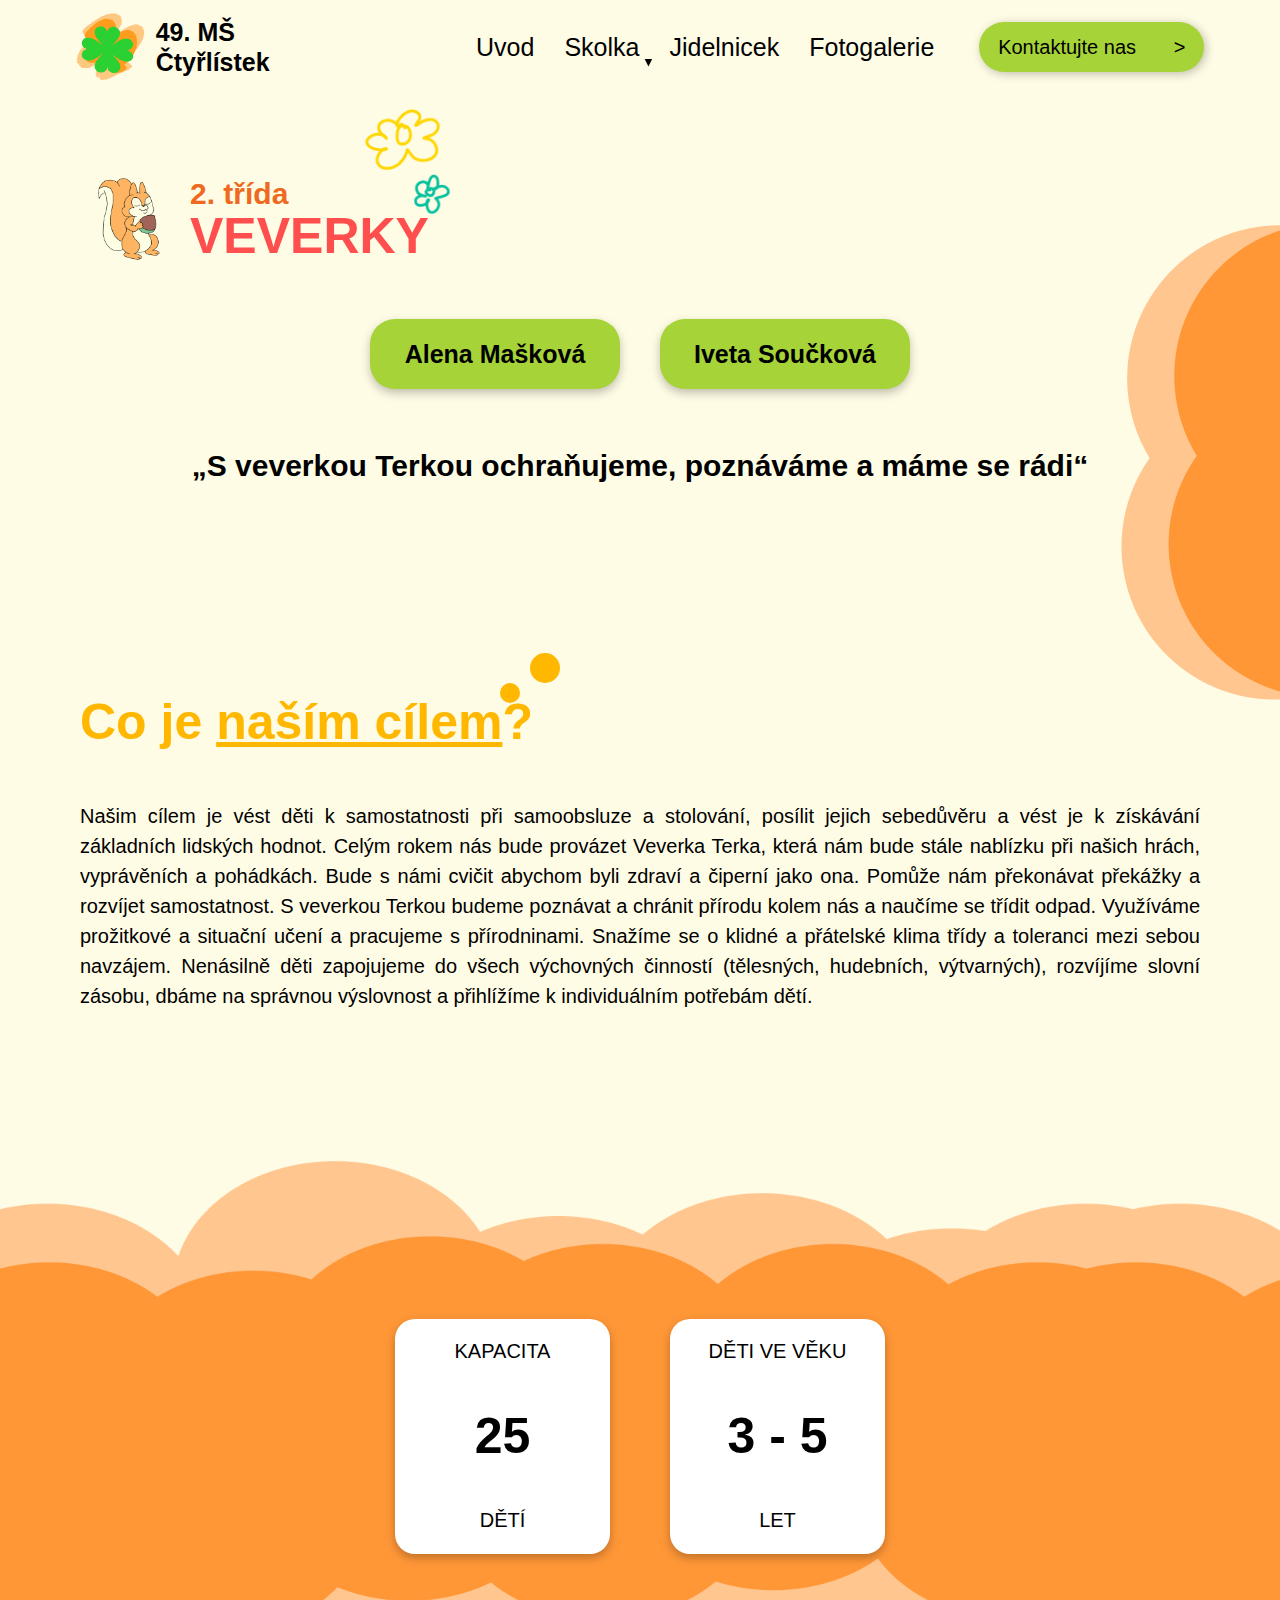
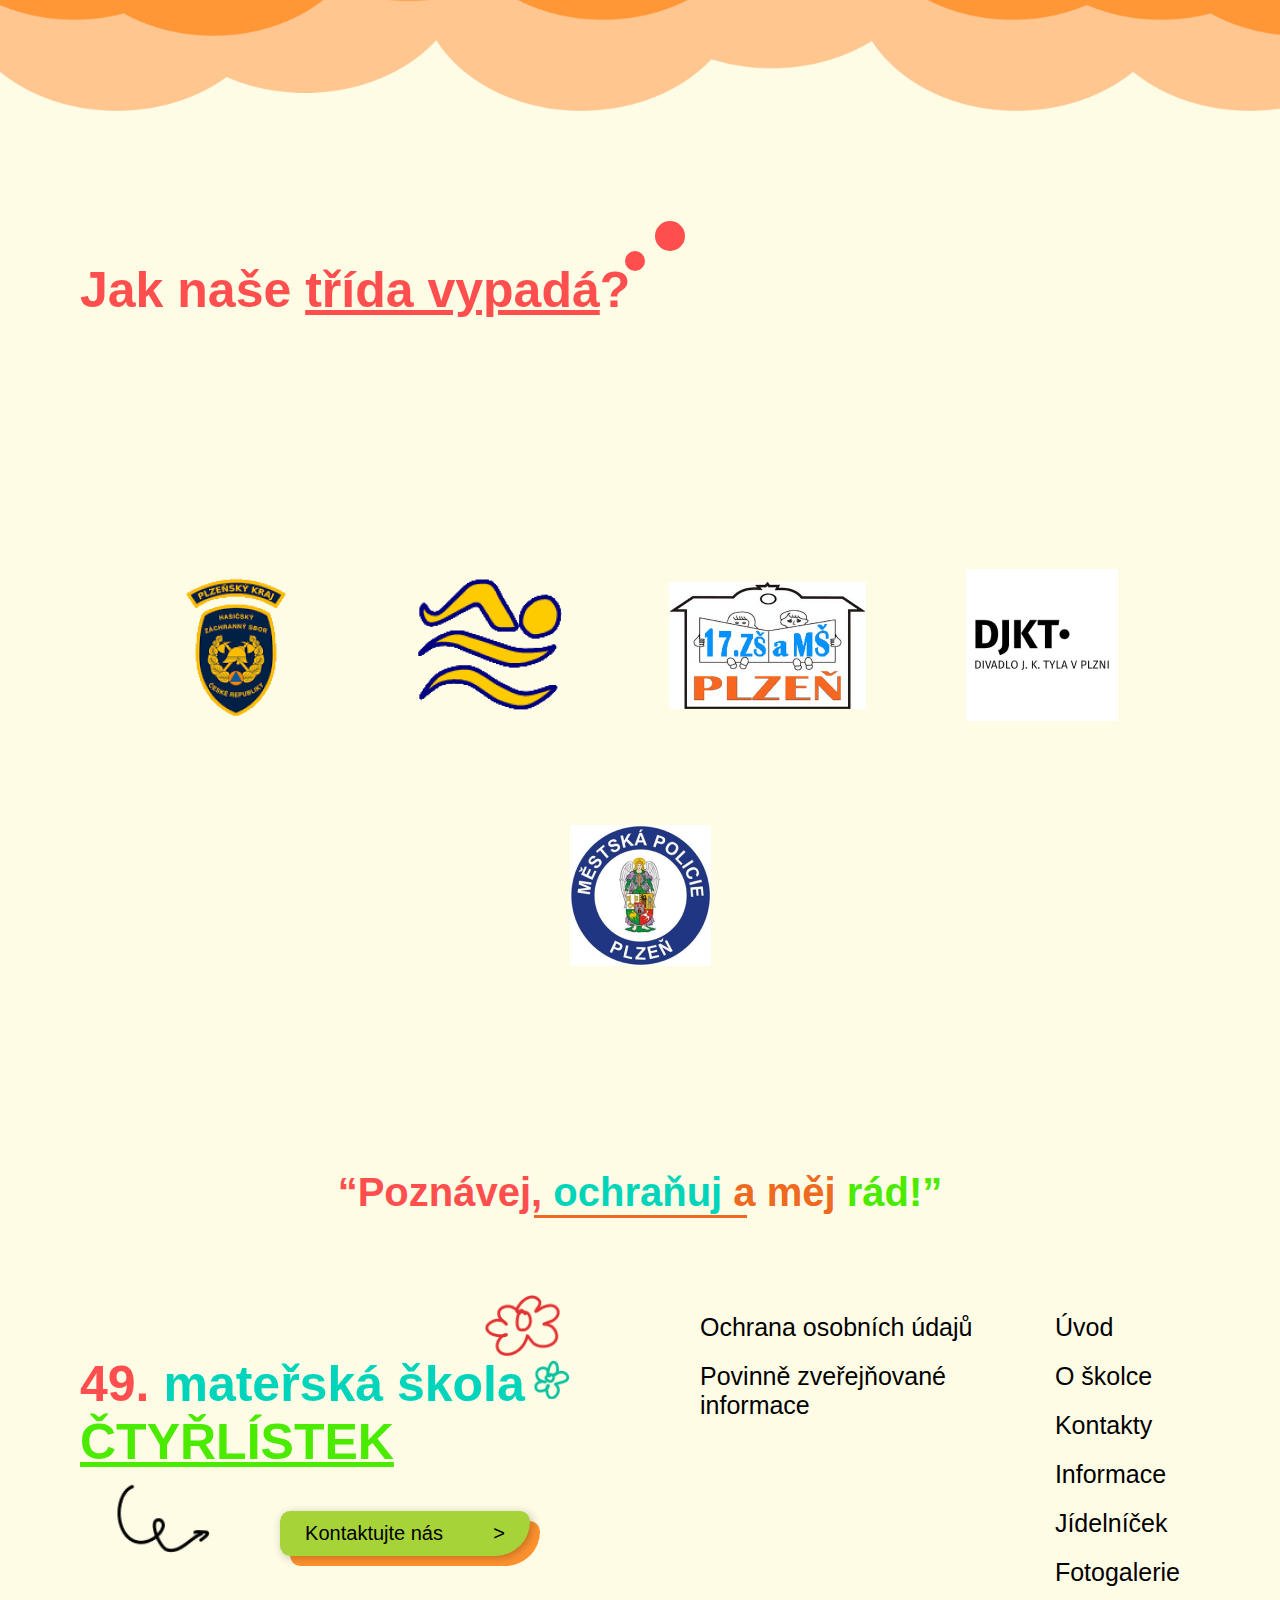
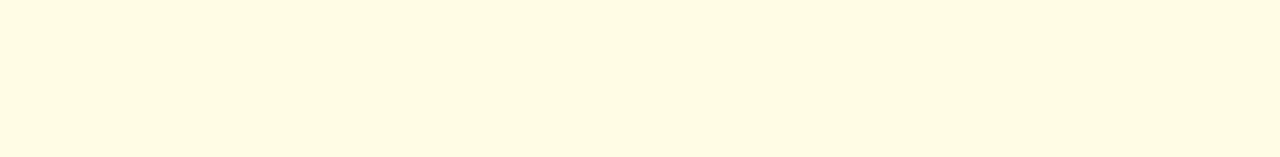
<file: pages/class.html>
<!DOCTYPE html>
<html lang="en">
<head>
    <meta charset="UTF-8">
    <title>Title</title>

    <link rel="stylesheet" href="../styles/class.css">
    <link href="https://fonts.cdnfonts.com/css/indie-flower" rel="stylesheet">
    <link href="https://fonts.cdnfonts.com/css/almarai" rel="stylesheet">


</head>
<body>

<header class="header">
    <div class="header_logo">
        <img alt="logo" class="header_logo_image" src="../assets/logo.png">
        <h1 class="header_logo_title">49. MŠ <br/> Čtyřlístek</h1>
    </div>
    <nav class="header_nav">
        <div class="header_nav_hamburger"  onclick="toggleMenu()">
            <span></span>
            <span></span>
            <span></span>
        </div>
        <ul>
            <li><a>Uvod</a></li>
            <li><div onclick="toggleDropdown()">Skolka <span class="header_nav_dropdown_arrow"></span></div>
                <ul class="header_nav_dropdown">
                    <li><a>O školce</a></li>
                    <li><a>Kontakty</a></li>
                    <li><a>Informace</a></li>
                    <li onclick="toggleClassDropdown()">Třídy <span class="header_nav_dropdown_arrow"></span>
                        <ul class="header_nav_dropdown_classes">
                            <li><a>Veverky</a></li>
                            <li><a>Krtečci</a></li>
                            <li><a>Medvíďata</a></li>
                            <li><a>Včelky</a></li>
                        </ul>
                    </li>
                    <li><a>3D vizualizace</a></li>
                </ul>

            </li>
            <li><a>Jidelnicek</a></li>
            <li><a>Fotogalerie</a></li>
        </ul>
        <a class="header_button">Kontaktujte nas <span class="header_button_arrow">></span></a>
    </nav>
</header>

<main class="main">
    <section class="class_content">

        <div class="class_title_block">
            <img alt="class" class="class_title_block_image" src="../assets/classv.png">
            <div class="class_title_block_text">
                <h3 class="class_description">2. třída</h3>
                <h1 class="class_title">VEVERKY</h1>
            </div>
        </div>

        <div class="class_teachers">
            <div class="class_teachers_teacher_block">
                <p class="class_teachers_teacher_block_name">Alena Mašková</p>
            </div>

            <div class="class_teachers_teacher_block">
                <p class="class_teachers_teacher_block_name">Iveta Součková</p>
            </div>
        </div>

        <h4 class="class_motto">„S veverkou Terkou ochraňujeme, poznáváme a máme se rádi“</h4>
    </section>

    <section class="class_target">
        <h1 class="sec_title class_target" style="--left-title: 450px; --color-title: var(--yellow-color);"><span class="title_yellow">Co je <span class="underground">naším cílem</span>?</span></h1>
        <p class="class_target_description">Našim cílem je vést děti k samostatnosti při samoobsluze a stolování, posílit jejich sebedůvěru a vést je k získávání základních lidských hodnot. Celým rokem nás bude provázet Veverka Terka, která nám bude stále nablízku při našich hrách, vyprávěních a pohádkách. Bude s námi cvičit abychom byli zdraví a čiperní jako ona. Pomůže nám překonávat překážky a rozvíjet samostatnost. S veverkou Terkou budeme poznávat a chránit přírodu kolem nás a naučíme se třídit odpad. Využíváme prožitkové a situační učení a pracujeme s přírodninami. Snažíme se o klidné a přátelské klima třídy a toleranci mezi sebou navzájem. Nenásilně děti zapojujeme do všech výchovných činností (tělesných, hudebních, výtvarných), rozvíjíme slovní zásobu, dbáme na správnou výslovnost a přihlížíme k individuálním potřebám dětí.</p>
    </section>

    <section class="class_requirements">
        <div class="class_requirements_block">
            <p class="class_requirements_block_title">KAPACITA</p>
            <p class="class_requirements_block_value">25</p>
            <p class="class_requirements_block_other">DĚTÍ</p>
        </div>

        <div class="class_requirements_block">
            <p class="class_requirements_block_title">DĚTI VE VĚKU</p>
            <p class="class_requirements_block_value">3 - 5</p>
            <p class="class_requirements_block_other">LET</p>
        </div>
    </section>

    <section class="class_gallery">
        <h1 class="sec_title class_target" style="--left-title: 575px; --color-title: var(--red-color);"><span class="title_red">Jak naše <span class="underground">třída vypadá</span>?</span></h1>
        <div class="class_gallery_block">
            
        </div>
    </section>

</main>


<footer class="footer">
    <section class="footer_collaboration">
        <a class="footer_collaboration_link" href="#">
            <img alt="logo" class="footer_collaboration_logo" src="../assets/col1.png">
        </a>

        <a class="footer_collaboration_link" href="#">
            <img alt="logo" class="footer_collaboration_logo" src="../assets/col2.png">
        </a>

        <a class="footer_collaboration_link" href="#">
            <img alt="logo" class="footer_collaboration_logo" src="../assets/col3.png">
        </a>

        <a class="footer_collaboration_link" href="#">
            <img alt="logo" class="footer_collaboration_logo" src="../assets/col4.png">
        </a>

        <a class="footer_collaboration_link" href="#">
            <img alt="logo" class="footer_collaboration_logo" src="../assets/col5.png">
        </a>
    </section>

    <section class="footer_info">
        <p class="main_content_description_motto" style="font-size: 40px"><span class="title_red">“Poznávej,</span> <span class="title_blue">ochraňuj</span> <span class="title_orange">a měj</span> <span class="title_green">rád!”</span></p>
        <div class="custom_underline"></div>

        <div class="footer_info_blocks">
            <div class="footer_info_block">
                <h1 class="main_content_title"><span class="title_red">49.</span> <span class="title_blue">mateřská škola</span> <br/> <span class="title_green underground">ČTYŘLÍSTEK</span></h1>
                <img class="main_content_arrow" src="../assets/arrow1.png" alt="arrow">
                <a class="main_button" href="#"><span class="main_button_text">Kontaktujte nás</span> <span class="main_button_arrow">></span></a>
            </div>
            <div class="footer_info_block">
                <div class="footer_info_block_lists">
                    <ul class="footer_info_block_list">
                        <li class="footer_info_block_list_item"><a href="#">Ochrana osobních údajů</a></li>
                        <li class="footer_info_block_list_item"><a href="#">Povinně zveřejňované informace</a></li>
                    </ul>

                    <ul class="footer_info_block_list">
                        <li class="footer_info_block_list_item"><a href="#">Úvod</a></li>
                        <li class="footer_info_block_list_item"><a href="#">O školce</a></li>
                        <li class="footer_info_block_list_item"><a href="#">Kontakty</a></li>
                        <li class="footer_info_block_list_item"><a href="#">Informace</a></li>
                        <li class="footer_info_block_list_item"><a href="#">Jídelníček</a></li>
                        <li class="footer_info_block_list_item"><a href="#">Fotogalerie</a></li>
                    </ul>
                </div>
            </div>
        </div>

        <!-- Plzen Logo -->
    </section>
</footer>


<script src="../scripts/navigation.js"></script>
</body>
</html>
</file>
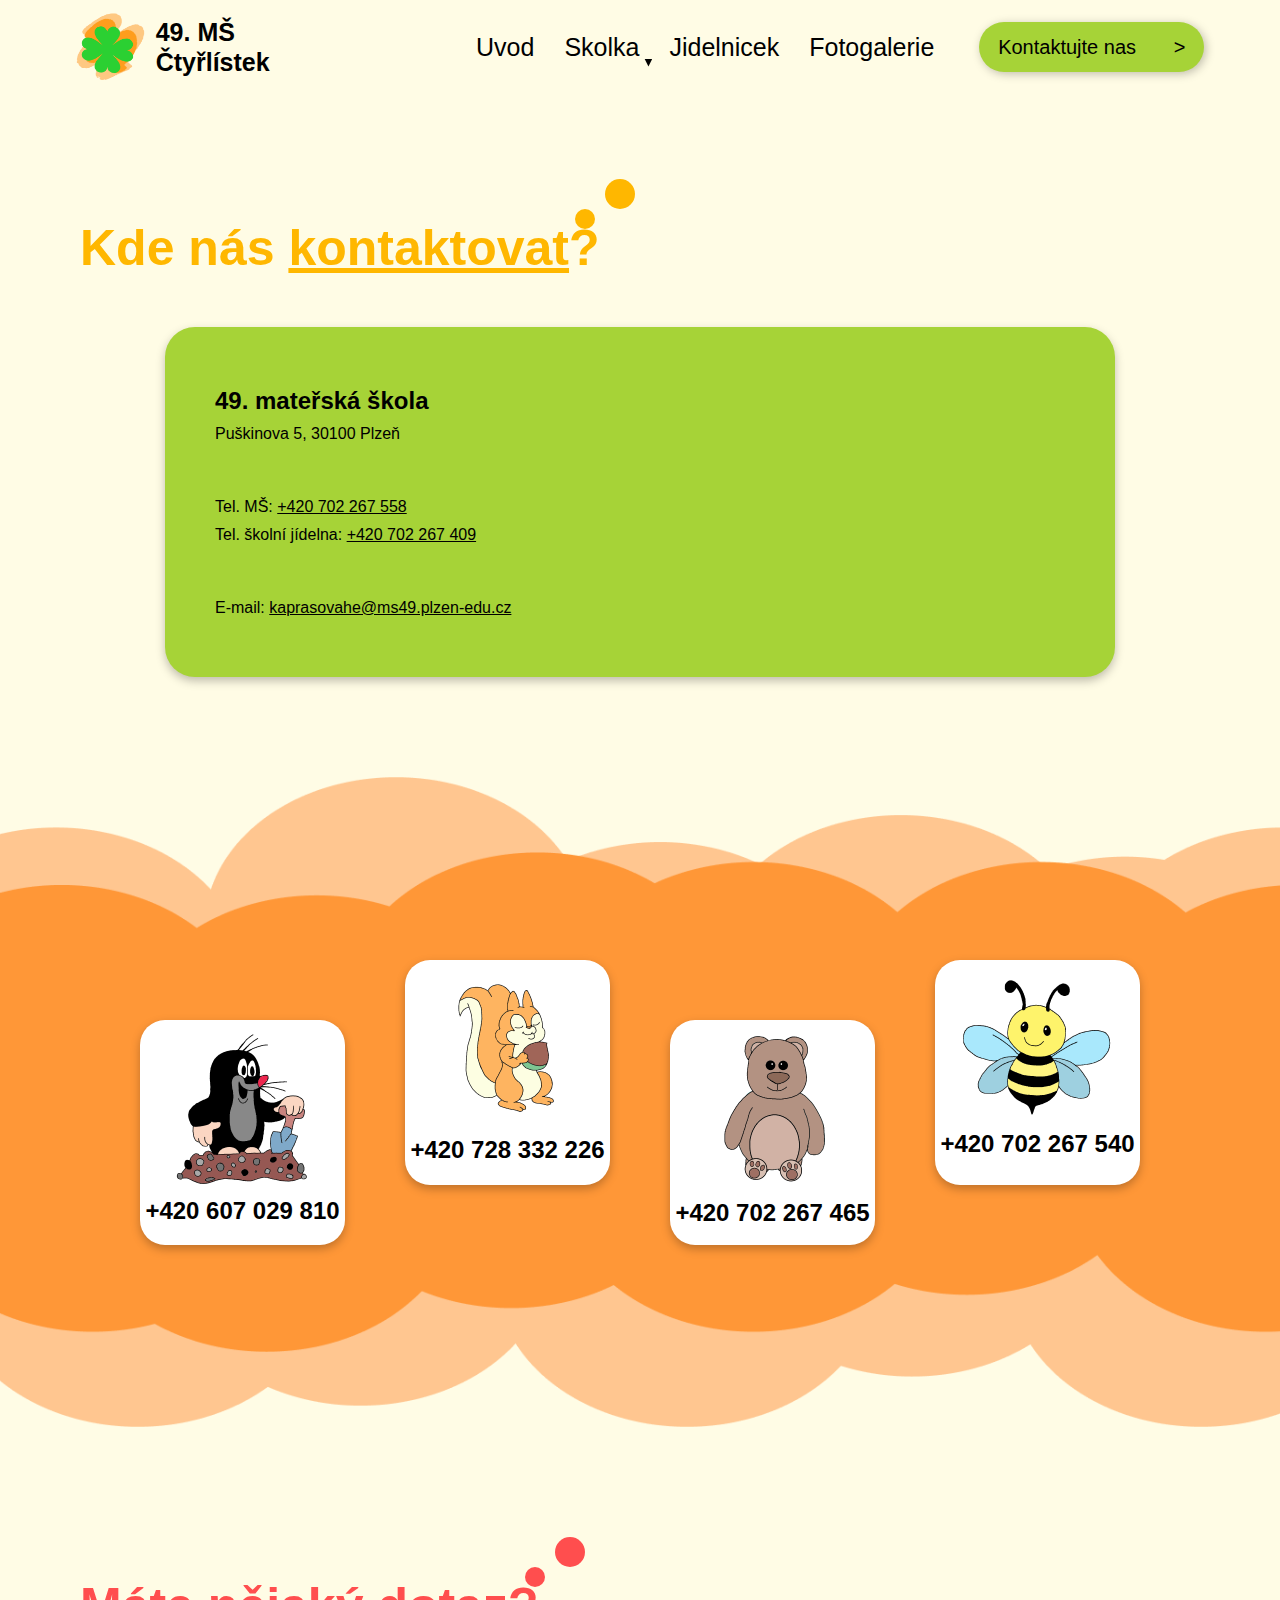
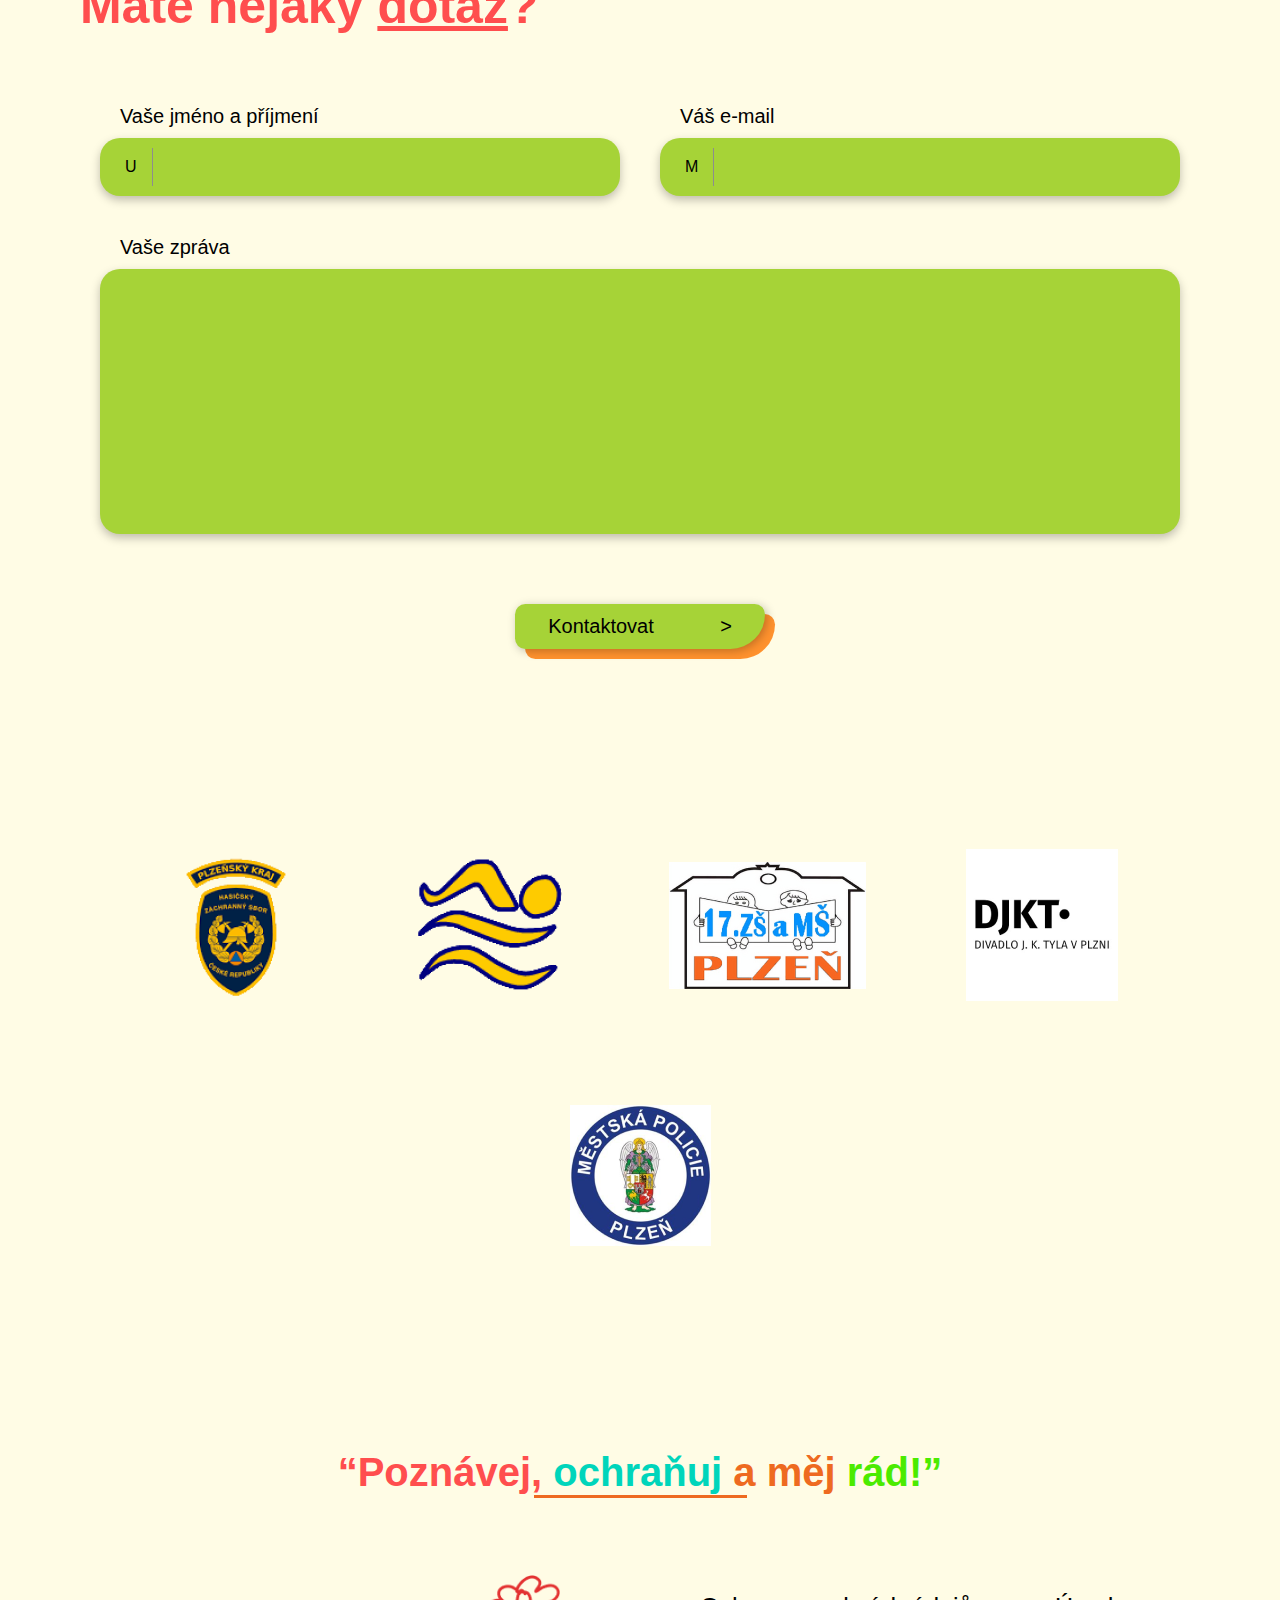
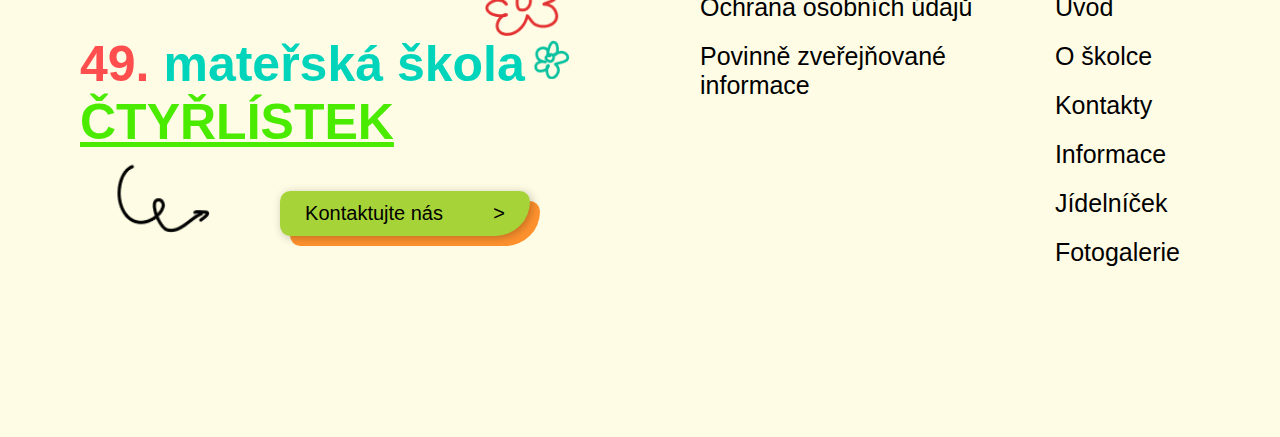
<file: pages/contact.html>
<!DOCTYPE html>
<html lang="en">
<head>
    <meta charset="UTF-8">
    <title>Title</title>

    <link rel="stylesheet" href="../styles/contact.css">
    <link href="https://fonts.cdnfonts.com/css/indie-flower" rel="stylesheet">
    <link href="https://fonts.cdnfonts.com/css/almarai" rel="stylesheet">


</head>
<body>

<header class="header">
    <div class="header_logo">
        <img alt="logo" class="header_logo_image" src="../assets/logo.png">
        <h1 class="header_logo_title">49. MŠ <br/> Čtyřlístek</h1>
    </div>
    <nav class="header_nav">
        <div class="header_nav_hamburger"  onclick="toggleMenu()">
            <span></span>
            <span></span>
            <span></span>
        </div>
        <ul>
            <li><a>Uvod</a></li>
            <li><div onclick="toggleDropdown()">Skolka <span class="header_nav_dropdown_arrow"></span></div>
                <ul class="header_nav_dropdown">
                    <li><a>O školce</a></li>
                    <li><a>Kontakty</a></li>
                    <li><a>Informace</a></li>
                    <li onclick="toggleClassDropdown()">Třídy <span class="header_nav_dropdown_arrow"></span>
                        <ul class="header_nav_dropdown_classes">
                            <li><a>Veverky</a></li>
                            <li><a>Krtečci</a></li>
                            <li><a>Medvíďata</a></li>
                            <li><a>Včelky</a></li>
                        </ul>
                    </li>
                    <li><a>3D vizualizace</a></li>
                </ul>

            </li>
            <li><a>Jidelnicek</a></li>
            <li><a>Fotogalerie</a></li>
        </ul>
        <a class="header_button">Kontaktujte nas <span class="header_button_arrow">></span></a>
    </nav>
</header>

<main class="main">
    <section class="main_contact">
        <h1 class="sec_title main_contact" style="--left-title: 525px; --color-title: var(--yellow-color);"><span class="title_yellow">Kde nás <span class="underground">kontaktovat</span>?</span></h1>

        <div class="main_contact_content">
            <div class="main_contact_block">
                <div class="main_contact_block_left">
                    <div class="main_contact_block_left_top">
                        <h2 class="main_contact_block_left_title">49. mateřská škola</h2>
                        <p class="main_contact_block_left_address">Puškinova 5, 30100 Plzeň</p>
                    </div>

                    <div class="main_contact_block_left_middle">
                        <p class="main_contact_block_left_phone">Tel. MŠ: <span class="underground">+420 702 267 558</span></p>
                        <p class="main_contact_block_left_phone">Tel. školní jídelna: <span class="underground">+420 702 267 409</span></p>
                    </div>

                    <div class="main_contact_block_left_bottom">
                        <p class="main_contact_block_left_email">E-mail: <a class="main_contact_block_left_email_link" href="mailto:kaprasovahe@ms49.plzen-edu.cz"><span class="underground">kaprasovahe@ms49.plzen-edu.cz</span></a></p>
                    </div>
                </div>

                <div class="main_contact_block_right">
                    <iframe style="border:none" src="https://en.frame.mapy.cz/s/bagakosuta" width="400" height="280" frameborder="0"></iframe>
                </div>
            </div>
        </div>
    </section>

    <section class="classes">
        <div class="classes_block">
            <img alt="photo" class="classes_block_image" src="../assets/classk.png">
            <h2 class="classes_block_title">+420 607 029 810</h2>
        </div>
        <div class="classes_block">
            <img alt="photo" class="classes_block_image" src="../assets/classv.png">
            <h2 class="classes_block_title">+420 728 332 226</h2>
        </div>
        <div class="classes_block">
            <img alt="photo" class="classes_block_image" src="../assets/classm.png">
            <h2 class="classes_block_title">+420 702 267 465</h2>
        </div>
        <div class="classes_block">
            <img alt="photo" class="classes_block_image" src="../assets/classvc.png">
            <h2 class="classes_block_title">+420 702 267 540</h2>
        </div>
    </section>

    <section class="form">
        <h1 class="sec_title main_contact" style="--left-title: 475px; --color-title: var(--red-color);"><span class="title_red">Máte nějaký <span class="underground">dotaz</span>?</span></h1>

        <form class="form_block">
            <div class="form_block_sec">
                <div class="form_block_input">

                    <label class="form_block_input_label" for="name">Vaše jméno a příjmení</label>

                    <div class="form_block_input_line">
                        <p class="form_block_input_line_icon">U</p> <!-- Vlozit iconku -->
                        <input class="form_block_input_field" id="name" type="text">
                    </div>

                </div>

                <div class="form_block_input">

                    <label class="form_block_input_label" for="email">Váš e-mail</label>

                    <div class="form_block_input_line">
                        <p class="form_block_input_line_icon">M</p> <!-- Vlozit iconku -->
                        <input class="form_block_input_field" id="email" type="email">
                    </div>

                </div>
            </div>

            <div class="form_block_sec">
                <div class="form_block_input">

                    <label class="form_block_input_label" for="text">Vaše zpráva</label>

                    <div class="form_block_input_line text">
                        <textarea class="form_block_input_field" id="text" style="resize: none;"></textarea>
                    </div>
                </div>
            </div>

            <a class="main_button" href="#"><span class="main_button_text">Kontaktovat</span> <span class="main_button_arrow">></span></a>


        </form>
    </section>
</main>


<footer class="footer">
    <section class="footer_collaboration">
        <a class="footer_collaboration_link" href="#">
            <img alt="logo" class="footer_collaboration_logo" src="../assets/col1.png">
        </a>

        <a class="footer_collaboration_link" href="#">
            <img alt="logo" class="footer_collaboration_logo" src="../assets/col2.png">
        </a>

        <a class="footer_collaboration_link" href="#">
            <img alt="logo" class="footer_collaboration_logo" src="../assets/col3.png">
        </a>

        <a class="footer_collaboration_link" href="#">
            <img alt="logo" class="footer_collaboration_logo" src="../assets/col4.png">
        </a>

        <a class="footer_collaboration_link" href="#">
            <img alt="logo" class="footer_collaboration_logo" src="../assets/col5.png">
        </a>
    </section>

    <section class="footer_info">
        <p class="main_content_description_motto" style="font-size: 40px"><span class="title_red">“Poznávej,</span> <span class="title_blue">ochraňuj</span> <span class="title_orange">a měj</span> <span class="title_green">rád!”</span></p>
        <div class="custom_underline"></div>

        <div class="footer_info_blocks">
            <div class="footer_info_block">
                <h1 class="main_content_title"><span class="title_red">49.</span> <span class="title_blue">mateřská škola</span> <br/> <span class="title_green underground">ČTYŘLÍSTEK</span></h1>
                <img class="main_content_arrow" src="../assets/arrow1.png" alt="arrow">
                <a class="main_button" href="#"><span class="main_button_text">Kontaktujte nás</span> <span class="main_button_arrow">></span></a>
            </div>
            <div class="footer_info_block">
                <div class="footer_info_block_lists">
                    <ul class="footer_info_block_list">
                        <li class="footer_info_block_list_item"><a href="#">Ochrana osobních údajů</a></li>
                        <li class="footer_info_block_list_item"><a href="#">Povinně zveřejňované informace</a></li>
                    </ul>

                    <ul class="footer_info_block_list">
                        <li class="footer_info_block_list_item"><a href="#">Úvod</a></li>
                        <li class="footer_info_block_list_item"><a href="#">O školce</a></li>
                        <li class="footer_info_block_list_item"><a href="#">Kontakty</a></li>
                        <li class="footer_info_block_list_item"><a href="#">Informace</a></li>
                        <li class="footer_info_block_list_item"><a href="#">Jídelníček</a></li>
                        <li class="footer_info_block_list_item"><a href="#">Fotogalerie</a></li>
                    </ul>
                </div>
            </div>
        </div>

        <!-- Plzen Logo -->
    </section>
</footer>

<script src="../scripts/navigation.js"></script>

</body>

</html>
</file>
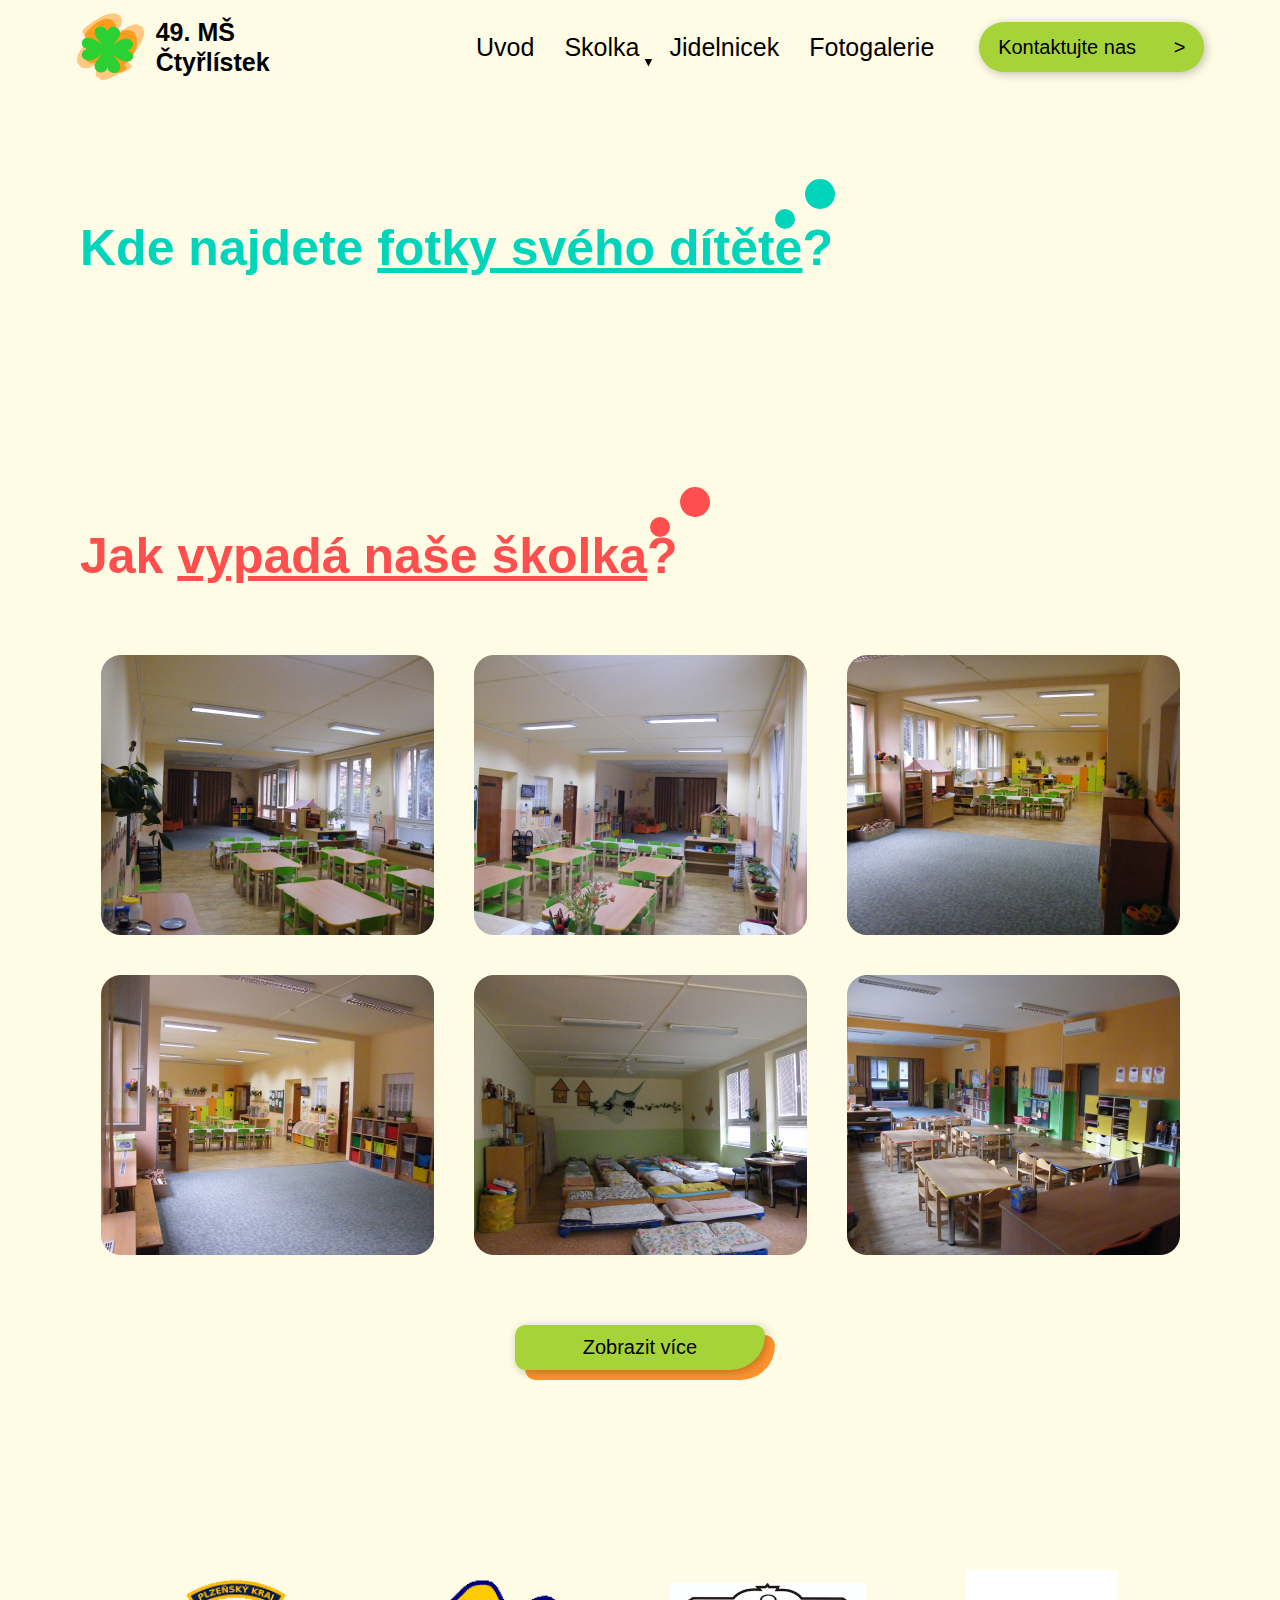
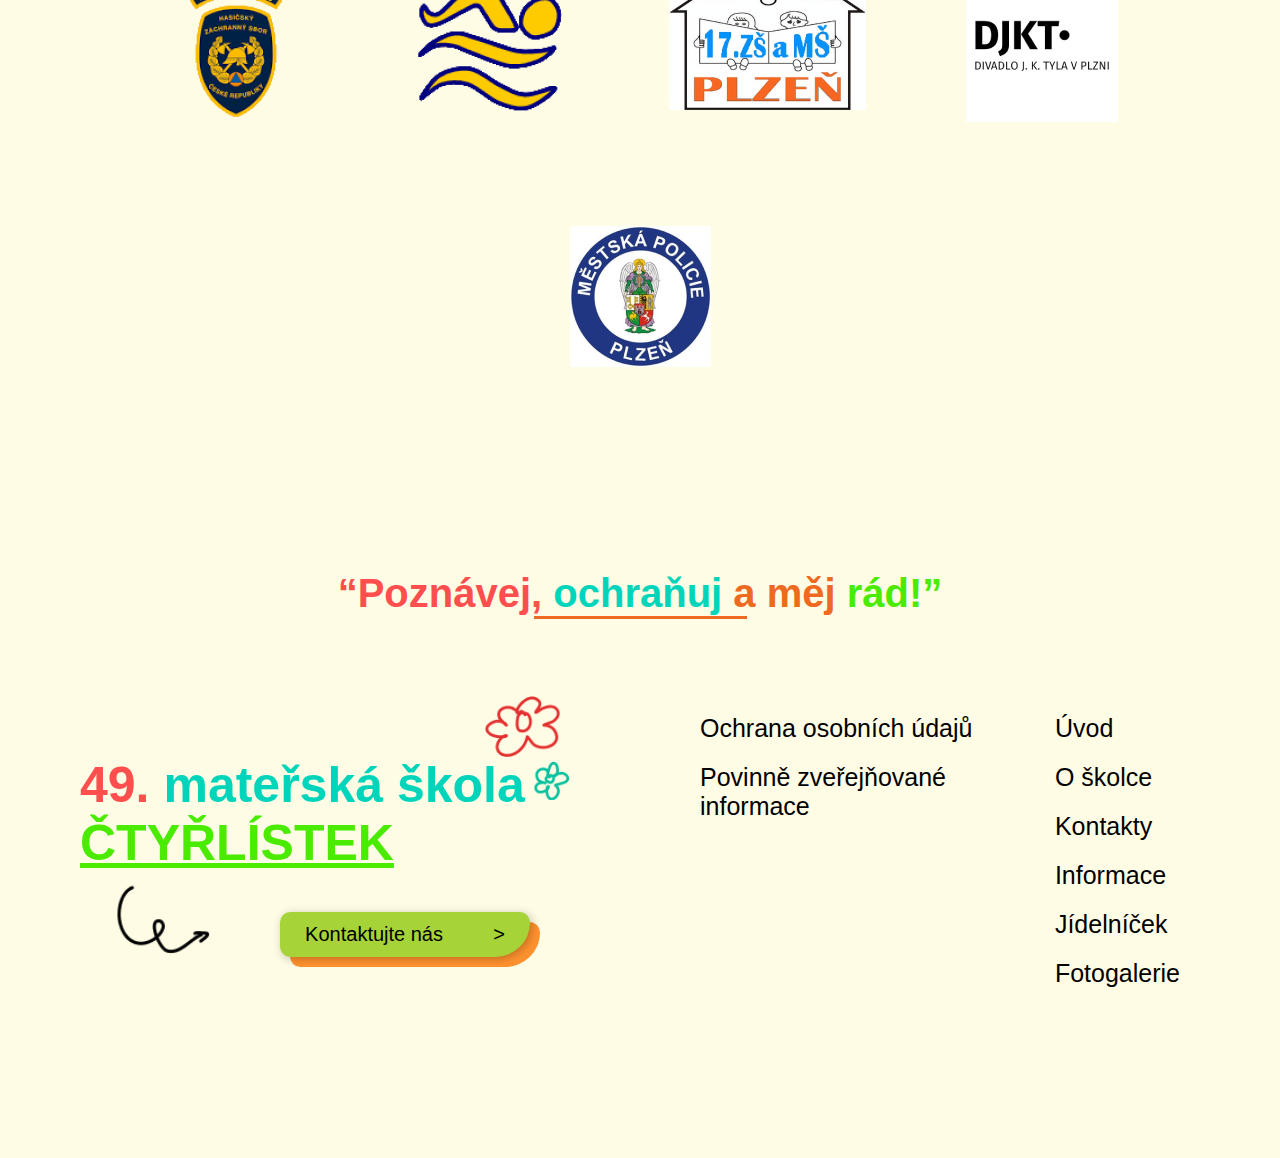
<file: pages/gallery.html>
<!DOCTYPE html>
<html lang="en">
<head>
    <meta charset="UTF-8">
    <title>Title</title>

    <link rel="stylesheet" href="../styles/gallery.css">
    <link href="https://fonts.cdnfonts.com/css/indie-flower" rel="stylesheet">
    <link href="https://fonts.cdnfonts.com/css/almarai" rel="stylesheet">
</head>
<body>

<header class="header">
    <div class="header_logo">
        <img alt="logo" class="header_logo_image" src="../assets/logo.png">
        <h1 class="header_logo_title">49. MŠ <br/> Čtyřlístek</h1>
    </div>
    <nav class="header_nav">
        <div class="header_nav_hamburger"  onclick="toggleMenu()">
            <span></span>
            <span></span>
            <span></span>
        </div>
        <ul>
            <li><a>Uvod</a></li>
            <li><div onclick="toggleDropdown()">Skolka <span class="header_nav_dropdown_arrow"></span></div>
                <ul class="header_nav_dropdown">
                    <li><a>O školce</a></li>
                    <li><a>Kontakty</a></li>
                    <li><a>Informace</a></li>
                    <li onclick="toggleClassDropdown()">Třídy <span class="header_nav_dropdown_arrow"></span>
                        <ul class="header_nav_dropdown_classes">
                            <li><a>Veverky</a></li>
                            <li><a>Krtečci</a></li>
                            <li><a>Medvíďata</a></li>
                            <li><a>Včelky</a></li>
                        </ul>
                    </li>
                    <li><a>3D vizualizace</a></li>
                </ul>

            </li>
            <li><a>Jidelnicek</a></li>
            <li><a>Fotogalerie</a></li>
        </ul>
        <a class="header_button">Kontaktujte nas <span class="header_button_arrow">></span></a>
    </nav>
</header>

<main class="main">

    <section class="gallery_children">
        <h1 class="sec_title gallery_children" style="--left-title: 725px; --color-title: var(--blue-color);"><span class="title_blue">Kde najdete <span class="underground">fotky svého dítěte</span>?</span></h1>

        <!-- BLOCK FOR TWIGSEE REGISTRATION -->
    </section>

    <section class="gallery_school">
        <h1 class="sec_title gallery_school" style="--left-title: 600px; --color-title: var(--red-color);"><span class="title_red">Jak <span class="underground">vypadá naše školka</span>?</span></h1>

        <div class="gallery_school_content">
            <div class="gallery_school_photos"></div>

            <button class="main_button" onclick="toggleGallery()">Zobrazit více</button>
        </div>
    </section>
</main>


<footer class="footer">
    <section class="footer_collaboration">
        <a class="footer_collaboration_link" href="#">
            <img alt="logo" class="footer_collaboration_logo" src="../assets/col1.png">
        </a>

        <a class="footer_collaboration_link" href="#">
            <img alt="logo" class="footer_collaboration_logo" src="../assets/col2.png">
        </a>

        <a class="footer_collaboration_link" href="#">
            <img alt="logo" class="footer_collaboration_logo" src="../assets/col3.png">
        </a>

        <a class="footer_collaboration_link" href="#">
            <img alt="logo" class="footer_collaboration_logo" src="../assets/col4.png">
        </a>

        <a class="footer_collaboration_link" href="#">
            <img alt="logo" class="footer_collaboration_logo" src="../assets/col5.png">
        </a>
    </section>

    <section class="footer_info">
        <p class="main_content_description_motto" style="font-size: 40px"><span class="title_red">“Poznávej,</span> <span class="title_blue">ochraňuj</span> <span class="title_orange">a měj</span> <span class="title_green">rád!”</span></p>
        <div class="custom_underline"></div>

        <div class="footer_info_blocks">
            <div class="footer_info_block">
                <h1 class="main_content_title"><span class="title_red">49.</span> <span class="title_blue">mateřská škola</span> <br/> <span class="title_green underground">ČTYŘLÍSTEK</span></h1>
                <img class="main_content_arrow" src="../assets/arrow1.png" alt="arrow">
                <a class="main_button" href="#"><span class="main_button_text">Kontaktujte nás</span> <span class="main_button_arrow">></span></a>
            </div>
            <div class="footer_info_block">
                <div class="footer_info_block_lists">
                    <ul class="footer_info_block_list">
                        <li class="footer_info_block_list_item"><a href="#">Ochrana osobních údajů</a></li>
                        <li class="footer_info_block_list_item"><a href="#">Povinně zveřejňované informace</a></li>
                    </ul>

                    <ul class="footer_info_block_list">
                        <li class="footer_info_block_list_item"><a href="#">Úvod</a></li>
                        <li class="footer_info_block_list_item"><a href="#">O školce</a></li>
                        <li class="footer_info_block_list_item"><a href="#">Kontakty</a></li>
                        <li class="footer_info_block_list_item"><a href="#">Informace</a></li>
                        <li class="footer_info_block_list_item"><a href="#">Jídelníček</a></li>
                        <li class="footer_info_block_list_item"><a href="#">Fotogalerie</a></li>
                    </ul>
                </div>
            </div>
        </div>

        <!-- Pilsen Logo -->
    </section>

</footer>


<script src="../scripts/navigation.js"></script>
<script src="../scripts/gallery.js"></script>

</body>
</html>
</file>
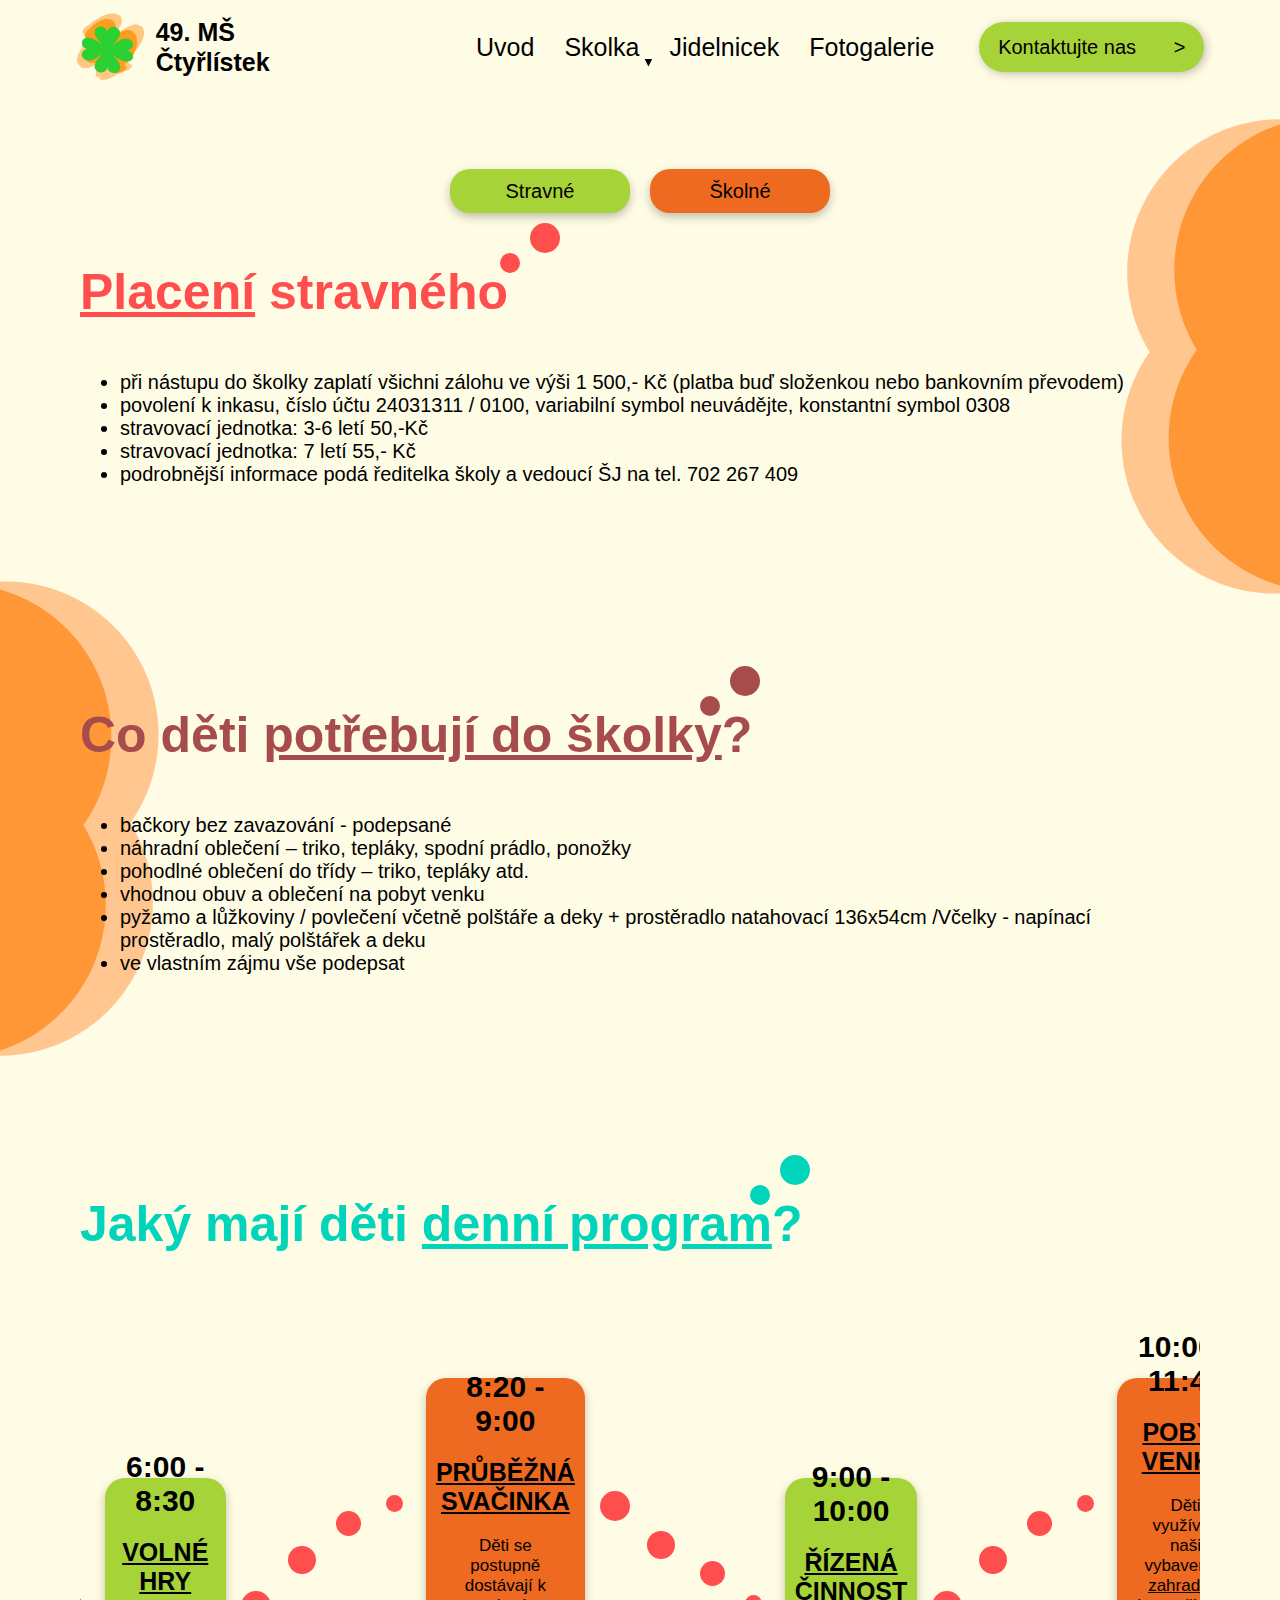
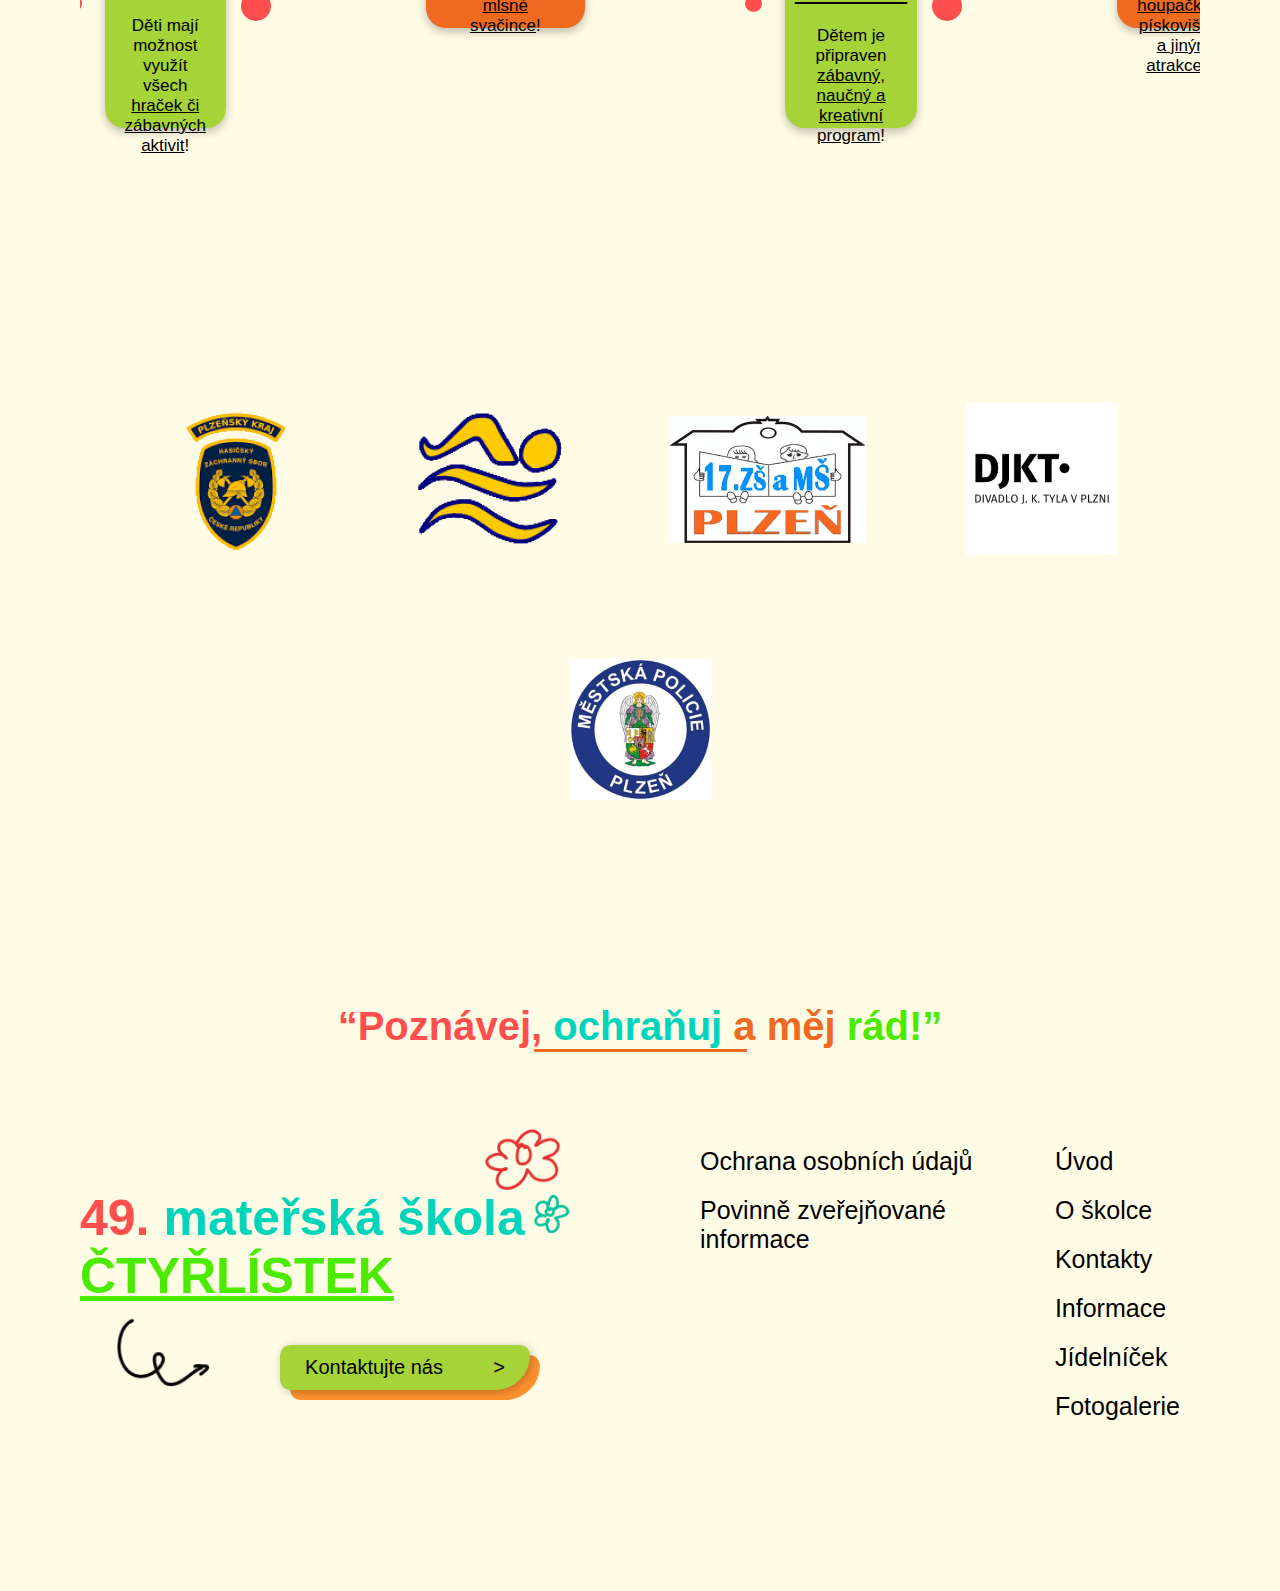
<file: pages/information.html>
<!DOCTYPE html>
<html lang="en">
<head>
    <meta charset="UTF-8">
    <title>Title</title>

    <link rel="stylesheet" href="../styles/information.css">
    <link href="https://fonts.cdnfonts.com/css/indie-flower" rel="stylesheet">
    <link href="https://fonts.cdnfonts.com/css/almarai" rel="stylesheet">


</head>
<body>

<header class="header">
    <div class="header_logo">
        <img alt="logo" class="header_logo_image" src="../assets/logo.png">
        <h1 class="header_logo_title">49. MŠ <br/> Čtyřlístek</h1>
    </div>
    <nav class="header_nav">
        <div class="header_nav_hamburger"  onclick="toggleMenu()">
            <span></span>
            <span></span>
            <span></span>
        </div>
        <ul>
            <li><a>Uvod</a></li>
            <li><div onclick="toggleDropdown()">Skolka <span class="header_nav_dropdown_arrow"></span></div>
                <ul class="header_nav_dropdown">
                    <li><a>O školce</a></li>
                    <li><a>Kontakty</a></li>
                    <li><a>Informace</a></li>
                    <li onclick="toggleClassDropdown()">Třídy <span class="header_nav_dropdown_arrow"></span>
                        <ul class="header_nav_dropdown_classes">
                            <li><a>Veverky</a></li>
                            <li><a>Krtečci</a></li>
                            <li><a>Medvíďata</a></li>
                            <li><a>Včelky</a></li>
                        </ul>
                    </li>
                    <li><a>3D vizualizace</a></li>
                </ul>

            </li>
            <li><a>Jidelnicek</a></li>
            <li><a>Fotogalerie</a></li>
        </ul>
        <a class="header_button">Kontaktujte nas <span class="header_button_arrow">></span></a>
    </nav>
</header>

<main class="main">
    <section class="information">
        <div class="information_buttons">
            <button class="information_button" onclick="showList(0)">Stravné</button>
            <button class="information_button" onclick="showList(1)">Školné</button>
        </div>

        <div class="information_block active">
            <h1 class="sec_title information_block_t"  style="--left-title: 450px; --color-title: var(--red-color);"><span class="title_red"><span class="underground">Placení</span> stravného</span></h1>
            <ul class="list">
                <li class="list_item">při nástupu do školky zaplatí všichni zálohu ve výši 1 500,- Kč (platba buď složenkou nebo bankovním převodem)</li>
                <li class="list_item">povolení k inkasu, číslo účtu 24031311 / 0100, variabilní symbol neuvádějte, konstantní symbol 0308</li>
                <li class="list_item">stravovací jednotka:  3-6 letí 50,-Kč</li>
                <li class="list_item">stravovací jednotka: 7 letí 55,- Kč</li>
                <li class="list_item">podrobnější informace podá ředitelka školy a vedoucí ŠJ na tel. 702 267 409</li>
            </ul>

        </div>

        <div class="information_block">
            <h1 class="sec_title information_block_t"  style="--left-title: 425px; --color-title: var(--orange-color);"><span class="title_orange"><span class="underground">Placení</span> školného</span></h1>
            <ul class="list">
                <li class="list_item">školné ve výši 830,- Kč - musí být zaplaceno do 15. dne v měsíci</li>
                <li class="list_item">číslo účtu je 57634311 / 0100, jako variabilní symbol uvádějte mateřskou školou přidělené osobní číslo dítěte, konstantní symbol neuvádějte</li>
                <li class="list_item">předškolní děti a děti s odkladem školní docházky školné neplatí</li>
                <li class="list_item">podrobnější informace podá ředitelka školy a vedoucí ŠJ na tel. 702 267 409</li>
            </ul>

        </div>
    </section>

    <section class="needs">
        <h1 class="sec_title needs_block" style="--left-title: 650px; --color-title: var(--brown-color);"><span class="title_brown">Co děti <span class="underground">potřebují do školky</span>?</span></h1>

        <ul class="list">
            <li class="list_item">bačkory bez zavazování - podepsané</li>
            <li class="list_item">náhradní oblečení – triko, tepláky, spodní prádlo, ponožky</li>
            <li class="list_item">pohodlné oblečení do třídy – triko, tepláky atd.</li>
            <li class="list_item">vhodnou obuv a oblečení na pobyt venku</li>
            <li class="list_item">pyžamo a lůžkoviny / povlečení včetně polštáře a deky + prostěradlo natahovací 136x54cm /Včelky - napínací prostěradlo, malý polštářek a deku</li>
            <li class="list_item">ve vlastním zájmu vše podepsat</li>
        </ul>

    </section>

    <section class="program">
        <h1 class="sec_title program" style="--left-title: 700px; --color-title: var(--blue-color);"><span class="title_blue">Jaký mají děti <span class="underground">denní program</span>?</span></h1>

        <div class="program_line">
            <div class="program_content">
                <div class="program_content_block">
                    <div class="program_content_block_circles"></div>
                    <p class="program_content_block_time">6:00 - 8:30</p>
                    <h2 class="program_content_block_title">VOLNÉ HRY</h2>
                    <p class="program_content_block_description">Děti mají možnost využít všech <span class="underground">hraček či zábavných aktivit</span>!</p>
                </div>
                <div class="program_content_block">
                    <div class="program_content_block_circles"></div>
                    <p class="program_content_block_time">8:20 - 9:00</p>
                    <h2 class="program_content_block_title">PRŮBĚŽNÁ SVAČINKA</h2>
                    <p class="program_content_block_description">Děti se postupně dostávají k <span class="underground">mlsné svačince</span>!</p>
                </div>
                <div class="program_content_block">
                    <div class="program_content_block_circles"></div>
                    <p class="program_content_block_time">9:00 - 10:00</p>
                    <h2 class="program_content_block_title">ŘÍZENÁ ČINNOST</h2>
                    <p class="program_content_block_description">Dětem je připraven <span class="underground">zábavný, naučný a kreativní program</span>!</p>
                </div>
                <div class="program_content_block">
                    <div class="program_content_block_circles"></div>
                    <p class="program_content_block_time">10:00 - 11:45</p>
                    <h2 class="program_content_block_title">POBYT VENKU</h2>
                    <p class="program_content_block_description">Děti využívají naši vybavenou <span class="underground">zahradu s houpačkami, pískovištěmi a jinými atrakcemi</span>!</p>
                </div>
                <div class="program_content_block">
                    <div class="program_content_block_circles"></div>
                    <p class="program_content_block_time">11:45 - 12:30</p>
                    <h2 class="program_content_block_title">OBĚD, ZUBNÍ HYGIENA</h2>
                    <p class="program_content_block_description">Nyní děti čeká <span class="underground">chutný oběd a poté zubní hygiena před odpočinkem</span>!</p>
                </div>
                <div class="program_content_block">
                    <div class="program_content_block_circles"></div>
                    <p class="program_content_block_time">12:30 - 14:00</p>
                    <h2 class="program_content_block_title">ODPOČINEK A RELAXACE</h2>
                    <p class="program_content_block_description">Po obědě <span class="underground">děti nabírají sílu</span> na odpolední hry a <span class="underground">relaxují</span>!</p>
                </div>
                <div class="program_content_block">
                    <div class="program_content_block_circles"></div>
                    <p class="program_content_block_time">14:00 - 16.30</p>
                    <h2 class="program_content_block_title">VOLNÉ HRY A AKTIVITY</h2>
                    <p class="program_content_block_description">Dle počasí se děti <span class="underground">vydají ven</span>, nebo si hrají <span class="underground">uvnitř s hračkami a čekají na své rodiče</span>!</p>
                </div>
            </div>
        </div>
    </section>
</main>


<footer class="footer">
    <section class="footer_collaboration">
        <a class="footer_collaboration_link" href="#">
            <img alt="logo" class="footer_collaboration_logo" src="../assets/col1.png">
        </a>

        <a class="footer_collaboration_link" href="#">
            <img alt="logo" class="footer_collaboration_logo" src="../assets/col2.png">
        </a>

        <a class="footer_collaboration_link" href="#">
            <img alt="logo" class="footer_collaboration_logo" src="../assets/col3.png">
        </a>

        <a class="footer_collaboration_link" href="#">
            <img alt="logo" class="footer_collaboration_logo" src="../assets/col4.png">
        </a>

        <a class="footer_collaboration_link" href="#">
            <img alt="logo" class="footer_collaboration_logo" src="../assets/col5.png">
        </a>
    </section>

    <section class="footer_info">
        <p class="main_content_description_motto" style="font-size: 40px"><span class="title_red">“Poznávej,</span> <span class="title_blue">ochraňuj</span> <span class="title_orange">a měj</span> <span class="title_green">rád!”</span></p>
        <div class="custom_underline"></div>

        <div class="footer_info_blocks">
            <div class="footer_info_block">
                <h1 class="main_content_title"><span class="title_red">49.</span> <span class="title_blue">mateřská škola</span> <br/> <span class="title_green underground">ČTYŘLÍSTEK</span></h1>
                <img class="main_content_arrow" src="../assets/arrow1.png" alt="arrow">
                <a class="main_button" href="#"><span class="main_button_text">Kontaktujte nás</span> <span class="main_button_arrow">></span></a>
            </div>
            <div class="footer_info_block">
                <div class="footer_info_block_lists">
                    <ul class="footer_info_block_list">
                        <li class="footer_info_block_list_item"><a href="#">Ochrana osobních údajů</a></li>
                        <li class="footer_info_block_list_item"><a href="#">Povinně zveřejňované informace</a></li>
                    </ul>

                    <ul class="footer_info_block_list">
                        <li class="footer_info_block_list_item"><a href="#">Úvod</a></li>
                        <li class="footer_info_block_list_item"><a href="#">O školce</a></li>
                        <li class="footer_info_block_list_item"><a href="#">Kontakty</a></li>
                        <li class="footer_info_block_list_item"><a href="#">Informace</a></li>
                        <li class="footer_info_block_list_item"><a href="#">Jídelníček</a></li>
                        <li class="footer_info_block_list_item"><a href="#">Fotogalerie</a></li>
                    </ul>
                </div>
            </div>
        </div>

        <!-- Pilsen Logo -->
    </section>

</footer>

<script src="../scripts/navigation.js"></script>
<script src="../scripts/information.js"></script>
</body>
</html>
</file>
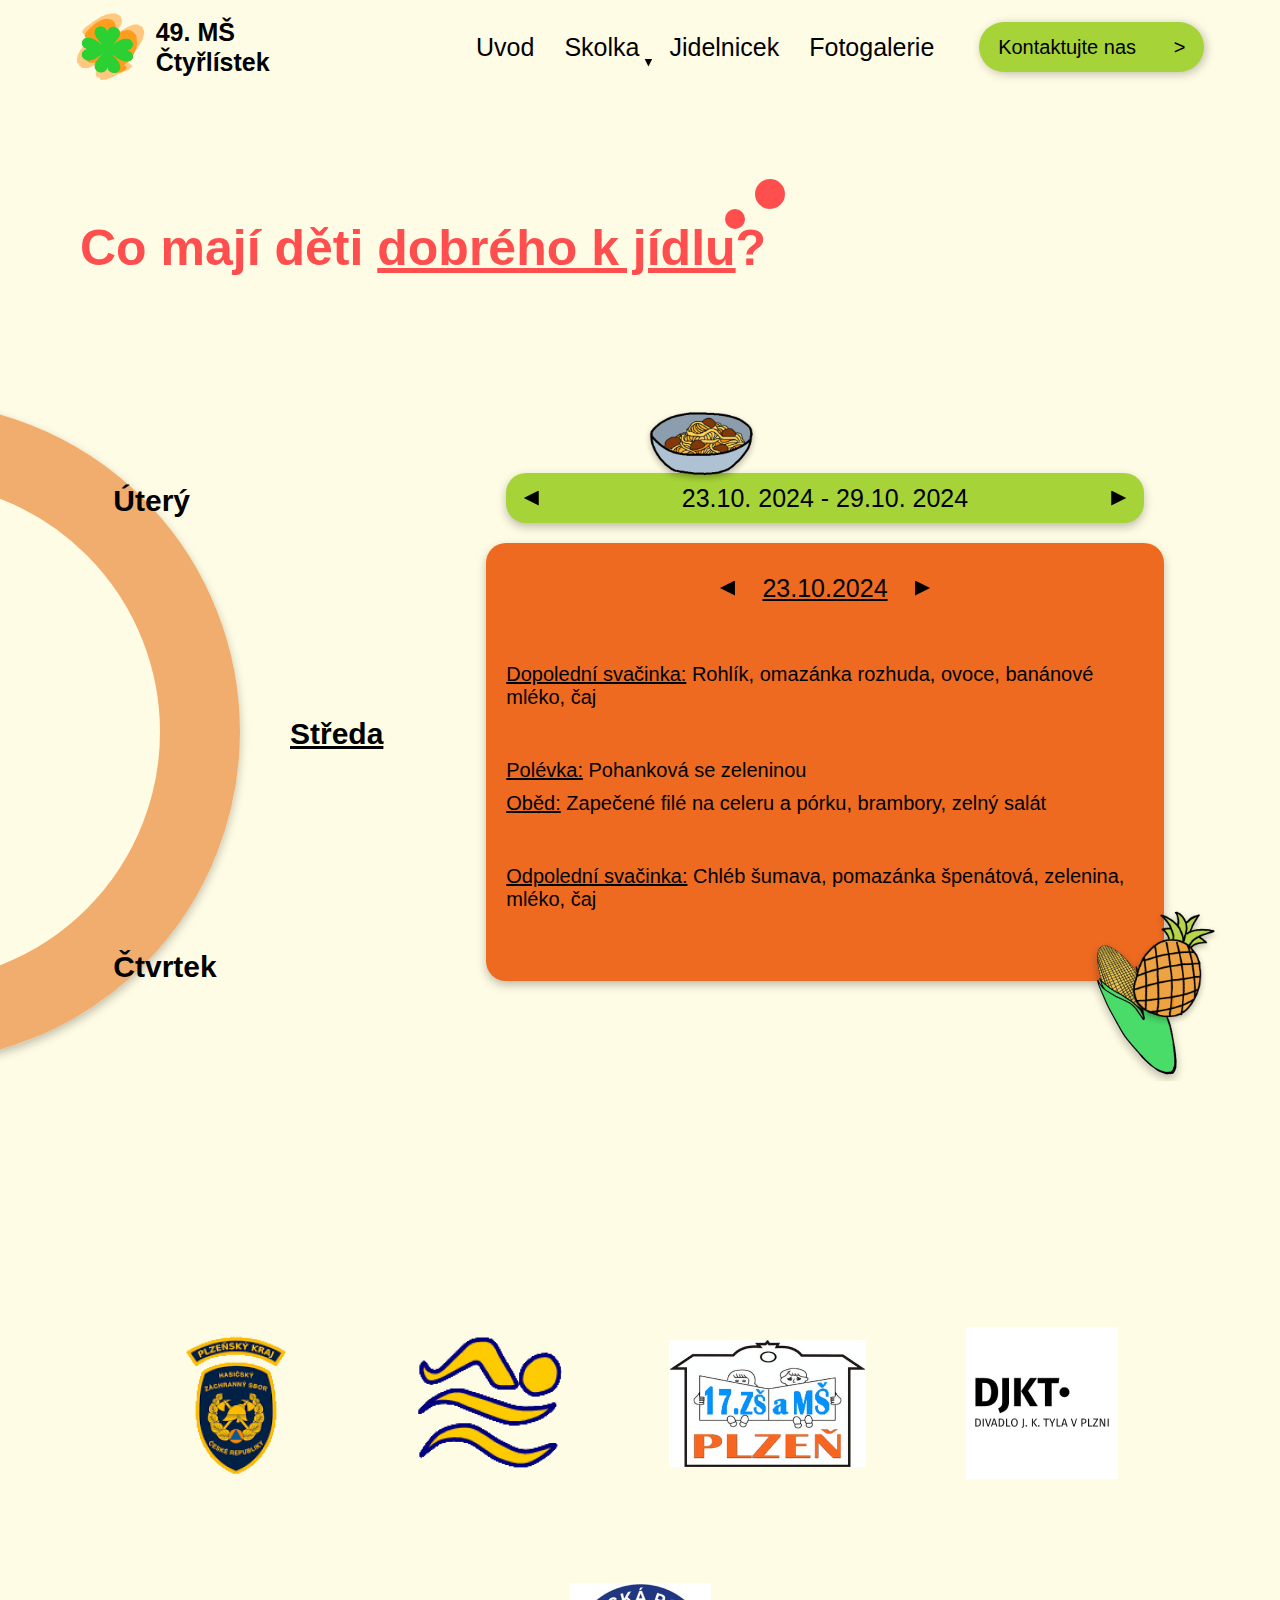
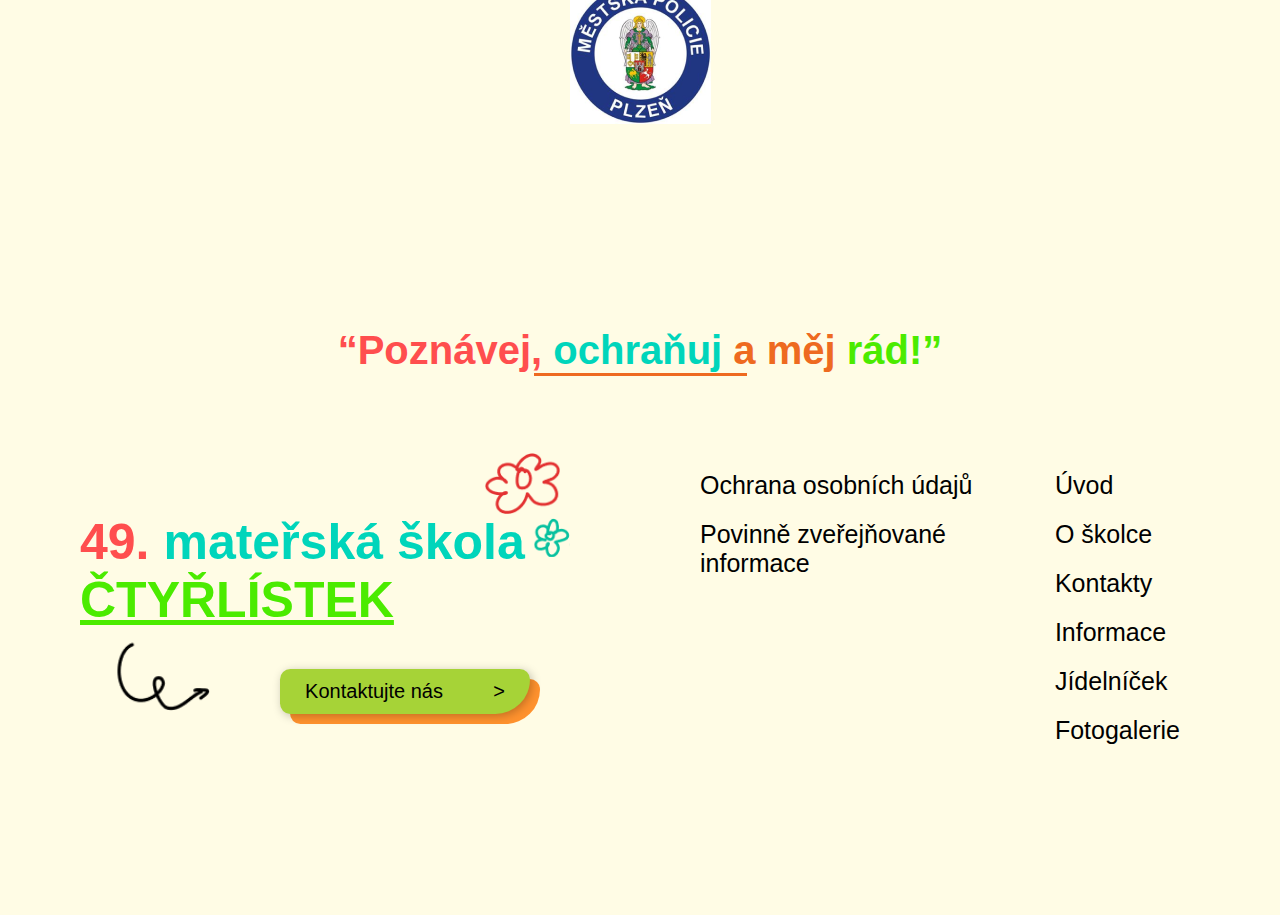
<file: pages/menu.html>
<!DOCTYPE html>
<html lang="en">
<head>
    <meta charset="UTF-8">
    <title>Title</title>

    <link rel="stylesheet" href="../styles/menu.css">
    <link href="https://fonts.cdnfonts.com/css/indie-flower" rel="stylesheet">
    <link href="https://fonts.cdnfonts.com/css/almarai" rel="stylesheet">


</head>
<body>

<header class="header">
    <div class="header_logo">
        <img alt="logo" class="header_logo_image" src="../assets/logo.png">
        <h1 class="header_logo_title">49. MŠ <br/> Čtyřlístek</h1>
    </div>
    <nav class="header_nav">
        <div class="header_nav_hamburger"  onclick="toggleMenu()">
            <span></span>
            <span></span>
            <span></span>
        </div>
        <ul>
            <li><a>Uvod</a></li>
            <li><div onclick="toggleDropdown()">Skolka <span class="header_nav_dropdown_arrow"></span></div>
                <ul class="header_nav_dropdown">
                    <li><a>O školce</a></li>
                    <li><a>Kontakty</a></li>
                    <li><a>Informace</a></li>
                    <li onclick="toggleClassDropdown()">Třídy <span class="header_nav_dropdown_arrow"></span>
                        <ul class="header_nav_dropdown_classes">
                            <li><a>Veverky</a></li>
                            <li><a>Krtečci</a></li>
                            <li><a>Medvíďata</a></li>
                            <li><a>Včelky</a></li>
                        </ul>
                    </li>
                    <li><a>3D vizualizace</a></li>
                </ul>

            </li>
            <li><a>Jidelnicek</a></li>
            <li><a>Fotogalerie</a></li>
        </ul>
        <a class="header_button">Kontaktujte nas <span class="header_button_arrow">></span></a>
    </nav>
</header>

<main class="main">

    <section class="main_menu">
        <h1 class="sec_title menu" style="--left-title: 675px; --color-title: var(--red-color);"><span class="title_red">Co mají děti <span class="underground">dobrého k jídlu</span>?</span></h1>

        <div class="main_menu_content">
            <div class="main_menu_days">
                <div class="main_menu_circle"></div>

                <ul class="main_menu_list">
                    <li class="main_menu_list_item" data-day="patek">Pátek</li>
                    <li class="main_menu_list_item" data-day="ctvrtek">Čtvrtek</li>
                    <li class="main_menu_list_item" data-day="streda">Středa</li>
                    <li class="main_menu_list_item" data-day="utery">Úterý</li>
                    <li class="main_menu_list_item" data-day="pondeli">Pondělí</li>
                </ul>
            </div>

            <div class="main_menu_table">
                <div class="main_menu_table_header">
                    <button class="main_menu_table_header_wswitch"><span class="triangle_left"></span></button>

                    <p class="main_menu_table_header_date">23.10. 2024 - 29.10. 2024</p>

                    <button class="main_menu_table_header_wswitch"><span class="triangle_right"></span></button>
                </div>

                <div class="main_menu_table_body">
                    <div class="main_menu_table_body_header">
                        <button class="main_menu_table_header_wswitch"><span class="triangle_left"></span></button>

                        <p class="main_menu_table_header_date">23.10.2024</p>

                        <button class="main_menu_table_header_wswitch"><span class="triangle_right"></span></button></button>
                    </div>

                    <div class="main_menu_table_body_content">
                        <div class="main_menu_table_body_content_block">
                            <p class="main_menu_table_body_content_block_t"><span class="underground">Dopolední svačinka:</span> Rohlík, omazánka rozhuda, ovoce, banánové mléko, čaj</p>
                        </div>

                        <div class="main_menu_table_body_content_block">
                            <p class="main_menu_table_body_content_block_t"><span class="underground">Polévka:</span> Pohanková se zeleninou</p>
                            <p class="main_menu_table_body_content_block_t"><span class="underground">Oběd:</span> Zapečené filé na celeru a pórku, brambory, zelný salát</p>
                        </div>

                        <div class="main_menu_table_body_content_block">
                            <p class="main_menu_table_body_content_block_t"><span class="underground">Odpolední svačinka:</span> Chléb šumava, pomazánka špenátová, zelenina, mléko, čaj</p>
                        </div>
                    </div>
                </div>
            </div>
        </div>
    </section>
</main>


<footer class="footer">
    <section class="footer_collaboration">
        <a class="footer_collaboration_link" href="#">
            <img alt="logo" class="footer_collaboration_logo" src="../assets/col1.png">
        </a>

        <a class="footer_collaboration_link" href="#">
            <img alt="logo" class="footer_collaboration_logo" src="../assets/col2.png">
        </a>

        <a class="footer_collaboration_link" href="#">
            <img alt="logo" class="footer_collaboration_logo" src="../assets/col3.png">
        </a>

        <a class="footer_collaboration_link" href="#">
            <img alt="logo" class="footer_collaboration_logo" src="../assets/col4.png">
        </a>

        <a class="footer_collaboration_link" href="#">
            <img alt="logo" class="footer_collaboration_logo" src="../assets/col5.png">
        </a>
    </section>

    <section class="footer_info">
        <p class="main_content_description_motto" style="font-size: 40px"><span class="title_red">“Poznávej,</span> <span class="title_blue">ochraňuj</span> <span class="title_orange">a měj</span> <span class="title_green">rád!”</span></p>
        <div class="custom_underline"></div>

        <div class="footer_info_blocks">
            <div class="footer_info_block">
                <h1 class="main_content_title"><span class="title_red">49.</span> <span class="title_blue">mateřská škola</span> <br/> <span class="title_green underground">ČTYŘLÍSTEK</span></h1>
                <img class="main_content_arrow" src="../assets/arrow1.png" alt="arrow">
                <a class="main_button" href="#"><span class="main_button_text">Kontaktujte nás</span> <span class="main_button_arrow">></span></a>
            </div>
            <div class="footer_info_block">
                <div class="footer_info_block_lists">
                    <ul class="footer_info_block_list">
                        <li class="footer_info_block_list_item"><a href="#">Ochrana osobních údajů</a></li>
                        <li class="footer_info_block_list_item"><a href="#">Povinně zveřejňované informace</a></li>
                    </ul>

                    <ul class="footer_info_block_list">
                        <li class="footer_info_block_list_item"><a href="#">Úvod</a></li>
                        <li class="footer_info_block_list_item"><a href="#">O školce</a></li>
                        <li class="footer_info_block_list_item"><a href="#">Kontakty</a></li>
                        <li class="footer_info_block_list_item"><a href="#">Informace</a></li>
                        <li class="footer_info_block_list_item"><a href="#">Jídelníček</a></li>
                        <li class="footer_info_block_list_item"><a href="#">Fotogalerie</a></li>
                    </ul>
                </div>
            </div>
        </div>

        <!-- Pilsen Logo -->
    </section>

</footer>
</body>

<script src="../scripts/navigation.js"></script>
<script src="../scripts/menu.js"></script>



</html>
</file>
<file: styles/index.css>
@import url("./global.css");


.main_content{
    display: flex;
    justify-content: center;
    align-items: center;
    height: 650px;
}

.main_content .main_content_left {
    width: 50%;
    display: flex;
    flex-direction: column;
    margin-right: 30px;
    position: relative;
}

.main_content .main_content_title::before{
    content: '';
    position: absolute;
    background-image: url('../assets/flower1.png');
    background-size: cover;
    background-position: center;
    width: 75.03px;
    height: 61px;
    right: -10px;
    top: -60px;
}

.main_content .main_content_title::after{
    content: '';
    position: absolute;
    background-image: url('../assets/flower2.png');
    background-size: cover;
    background-position: center;
    width: 35.53px;
    height: 39.73px;
    right: -20px;
    top: 5px;
}

.main_content_description_text{
    font-size: 25px;
    width: 500px;
    margin: 30px 0 30px 0;
}

.main_content .main_button{
    margin-top: 50px;
    margin-left: 300px;
}

.main_content_right{
    width: 50%;
    margin-left: 30px;
    display: flex;
    justify-content: end;
}

.main_content_right .main_content_image{
    width: 750px;
}

.classes{
    display: flex;
    justify-content: center;
    align-items: center;
    background: url('../assets/classes_background.png');
    background-size: auto 100%;
    background-position-y: center;
    height: 350px;
    position: relative;
    margin: 100px 0 100px 0;
}

.classes::after{
    content: '';
    position: absolute;
    background-image: url('../assets/classes_background2.png');
    background-size: auto 100%;
    background-position-y: center;
    height: 650px;
    top: calc(50% - 650px / 2);
    left: 0;
    width: 100%;
    z-index: -1;
}

.classes .classes_block{
    width: 195px;
    height: 215px;
    display: flex;
    flex-direction: column;
    align-items: center;
    justify-content: center;
    padding: 5px;
    border-radius: 25px;
    background: #FFF;
    margin-inline: 30px;
    box-shadow: 0px 4px 10px 0px rgba(0, 0, 0, 0.25);
    cursor: pointer;
}

.classes .classes_block:nth-child(2n){
    transform: translateY(-30px);
}

.classes .classes_block:nth-child(odd){
    transform: translateY(30px);
}

.experiences{
}

.experiences_blocks{
    display: flex;
    justify-content: center;
    align-items: center;
    flex-wrap: wrap;
}

.experiences_blocks_block{
    display: flex;
    flex-direction: column;
    align-items: center;
    justify-content: center;
    margin: 30px;
    text-align: center;
    border-radius: 25px;
    background: #A6D337;
    box-shadow: 0px 4px 4px 0px rgba(0, 0, 0, 0.25);
    width: 328px;
    height: 87px;
    padding: 5px;
}
.experiences_blocks_block:nth-child(2n){
    background: #EE913C;
}

.positives{
}

.positives_blocks{
    display: flex;
    justify-content: center;
    align-items: center;
}

.positives_blocks_block{
    width: 306px;
    height: 455px;
    display: flex;
    flex-direction: column;
    align-items: center;
    justify-content: center;
    text-align: center;
    margin-inline: 25px;
    padding: 5px;
    border-radius: 25px;
    background: #FFF;
    box-shadow: 0px 4px 10px 0px rgba(0, 0, 0, 0.25);
}

.positives_blocks_block .positives_blocks_block_title{
    font-family: var(--font-title);
    font-weight: bold;
    font-size: 30px;
}

.positives_blocks_block .positives_blocks_block_description{
    margin-top: 30px;
    padding-inline: 25px;
    font-size: 18px;
}

.custom_underline {
    width: 50px;
    height: 3px;
    background: var(--orange-color);
}

@media only screen and (max-width: 1384px) {

}

@media only screen and (max-width: 1200px) {

    .main_content{
        height: 400px;
    }

    .main_content .main_content_title{
        font-size: 40px;
    }


    .main_content_description_text{
        font-size: 20px;
        width: 100%;
    }

    .positives_blocks{
        flex-wrap: wrap;
    }

    .positives_blocks_block{
        margin: 20px;
    }

    .main_content .main_content_title::before{
        width: 65.03px;
        height: 52px;
        right: 90px;
        top: -60px;
    }

    .main_content .main_content_title::after{
        width: 35.53px;
        height: 39.73px;
        right: 80px;
        top: 5px;
    }

    .main_content_right .main_content_image{
        width: 100%;
    }

    .main_button{
        width: 200px;
        height: 35px;
        font-size: 15px;
    }

    .main_button::before{
        top: 10px;
        left: 10px;
        width: 200px;
        height: 35px;

    }

    .classes .classes_block{
        width: 175px;
        height: 195px;
        display: flex;
        padding: 5px;
        border-radius: 25px;
        margin-inline: 10px;
    }


}

@media only screen and (max-width: 850px) {

    .main_content{
        flex-direction: column;
        height: 750px;

    }

    .main_content .main_content_left{
        width: 100%;
        margin-bottom: 50px;
        margin-top: 200px;
    }

    .main_content .main_content_arrow{
        left: 10px;
    }

    .main_content .main_button{
        margin-left: 150px;
    }

    .main_content .main_content_right{
        justify-content: center;
        width: 100%;
    }

    .main_content .main_content_right .main_content_image{
        width: 75%;
    }

    .classes{
        flex-direction: column;
        height: 750px;
    }

    .classes::after{
        content: '';
        position: absolute;
        background-image: url('../assets/classes_background2.png');
        background-size: auto 100%;
        background-position-y: center;
        height: 1050px;
        top: calc(50% - 1050px / 2);
        left: 0;
        width: 100%;
        z-index: -1;
    }

    .classes .classes_block{
        width: 100%;
        margin: 20px;
        flex-direction: row;
        justify-content: space-around;
        padding: 5px;
    }

    .classes .classes_block:nth-child(2n){
        transform: translateY(0);
    }

    .classes .classes_block:nth-child(odd){
        transform: translateY(0);
    }
}
</file>
<file: styles/about.css>
@import url("./global.css");

.main::before{
    content: '';
    position:absolute;
    background: url('../assets/element.png');
    width: 200px;
    height: 500px;
    top: 4000px;
    left: 0;
    transform: rotate(180deg);
    z-index: -1;
}

.main::after{
        content: '';
        position:absolute;
        background: url('../assets/element.png');
        width: 200px;
        height: 500px;
        top: 2000px;
        right: 0;
        z-index: -1;
}

.about .about_text{
    font-size: 20px;
    text-align: justify;
    margin-inline: 20px;
}

.about_motto{
    font-family: var(--font-title);
    font-weight: bold;
    font-size: 30px;
    margin-top: 100px;
    text-align: center;
}


.classes{
    display: flex;
    justify-content: center;
    align-items: center;
    background: url('../assets/classes_background3.png');
    background-size: auto 100%;
    background-position-y: center;
    height: 350px;
    position: relative;
    margin: 100px 0 100px 0;
}

.classes::after{
    content: '';
    position: absolute;
    background-image: url('../assets/classes_background4.png');
    background-size: auto 100%;
    background-position-y: center;
    height: 650px;
    top: calc(50% - 650px / 2);
    left: 0;
    width: 100%;
    z-index: -1;
}

.classes .classes_block{
    width: 195px;
    height: 215px;
    display: flex;
    flex-direction: column;
    align-items: center;
    justify-content: center;
    padding: 5px;
    border-radius: 25px;
    background: #FFF;
    margin-inline: 30px;
    box-shadow: 0px 4px 10px 0px rgba(0, 0, 0, 0.25);
    cursor: pointer;
}

.classes .classes_block:nth-child(2n){
    transform: translateY(-30px);
}

.classes .classes_block:nth-child(odd){
    transform: translateY(30px);
}



.news .news_blocks{
    display: flex;
    justify-content: center;
    align-items: center;
}

.news .news_blocks .news_blocks_block{
    text-align: center;
    display: flex;
    flex-direction: column;
    justify-content: center;
    width: 279px;
    height: 326px;
    padding: 20px;
    background: var(--dark-green-color);
    border-radius: 20px;
    margin-inline: 25px;
    box-shadow: 0px 4px 10px 0px rgba(0, 0, 0, 0.25);
}

.news .news_blocks .news_blocks_block:nth-child(2){
    background: var(--orange-color);
    transform: translateY(-30px);
}


.team{
    position: relative;
}

.team .team_nav{
    display: flex;
    justify-content: center;
    align-items: center;
}

.team .team_nav .team_nav_block{
    margin-inline: 10px;
    border-radius: 20px;
    background: var(--orange-color);
    width: 180px;
    height: 44px;
    font-size: 20px;
    display: flex;
    justify-content: center;
    cursor:pointer;
    align-items: center;
    border:none;
    box-shadow: 0px 4px 10px 0px rgba(0, 0, 0, 0.25);
}

.team .team_section{

}

.team .team_section .team_section_title{
    text-align: center;
    margin-top: 50px;
}

.team .team_section .team_section_blocks{
    display: flex;
    flex-wrap: wrap;
    justify-content: center;
    align-items: center;
}

.team .team_section .team_section_blocks .team_section_blocks_block {
    width: 265px;
    height: 117px;
    background: var(--dark-green-color);
    margin:25px;
    display: flex;
    flex-direction: column;
    align-items: center;
    justify-content: center;
    border-radius: 20px;
    box-shadow: 0px 4px 10px 0px rgba(0, 0, 0, 0.25);
}


.support_blocks{
    display: flex;
    flex-direction: column;
    justify-content: center;
    align-items: center;
}

.support_blocks .support_blocks_block{
    display: flex;
    justify-content: space-around;
    align-items: center;
    margin-top: 50px;
    width: 100%;
}

.support_blocks .support_blocks_block .support_blocks_block_text{
    margin-inline: 20px;
}

.support_blocks .support_blocks_block .support_blocks_block_image{
    margin-inline: 20px;
    display: flex;
    justify-content: center;
    width: 400px;
}

.support_blocks .support_blocks_block .support_blocks_block_title{
    font-size: 40px;
    font-family: var(--font-title);
}

.support_blocks .support_blocks_block .support_blocks_block_description{
    margin-top: 50px;
    width: 500px;
    font-size: 20px;
}

.support_blocks .support_blocks_block .support_blocks_block_prize{
    margin-top: 50px;
    width: 500px;
    font-size: 20px;
    font-weight: bold;
}













.custom_underline {
    width: 50px;
    height: 3px;
    background: var(--orange-color);
}




@media only screen and (max-width: 1384px) {


}

@media only screen and (max-width: 1200px) {

    .classes .classes_block{
        width: 175px;
        height: 195px;
        display: flex;
        padding: 5px;
        border-radius: 25px;
        margin-inline: 10px;
    }

    .support_blocks .support_blocks_block .support_blocks_block_image{
        margin-inline: 20px;
        display: flex;
        justify-content: center;
        width: 100%;
    }

    .support_blocks .support_blocks_block .support_blocks_block_title{
        font-size: 35px;
        font-family: var(--font-title);
    }

    .support_blocks .support_blocks_block .support_blocks_block_description{
        margin-top: 50px;
        width: 75%;
        font-size: 20px;
    }

    .support_blocks .support_blocks_block .support_blocks_block_prize{
        margin-top: 50px;
        width: 75%;
        font-size: 20px;
        font-weight: bold;
    }

}

@media only screen and (max-width: 850px) {

    .about{
        margin-top: 100px;
        height: 500px;
        display:flex;
        flex-direction: column;
        justify-content: center;
    }

    .classes{
        flex-direction: column;
        height: 750px;
    }

    .classes::after{
        height: 1050px;
        top: calc(50% - 1050px / 2);
        width: 100%;
    }

    .classes .classes_block{
        width: 100%;
        margin: 20px;
        flex-direction: row;
        justify-content: space-around;
        padding: 5px;
    }

    .classes .classes_block:nth-child(2n){
        transform: translateY(0);
    }

    .classes .classes_block:nth-child(odd){
        transform: translateY(0);
    }

    .news_blocks{
        flex-direction: column;
    }

    .news .news_blocks .news_blocks_block{
        margin-top: 20px;
        margin-bottom: 20px;
    }

    .news .news_blocks .news_blocks_block:nth-child(2){
        transform: translateY(0);
    }

    .team_nav{
        display: flex;
        flex-wrap: wrap;
    }

    .team_nav .team_nav_block{
        margin: 20px;
    }

    .support_blocks .support_blocks_block{
        flex-direction: column;
    }

    .support_blocks .support_blocks_block .support_blocks_block_text{
        width: 100%;
        display: flex;
        flex-direction: column;
        align-items: center;
        text-align: center;
        margin-bottom: 50px;
    }

    .support_blocks .support_blocks_block:nth-child(even){
        flex-direction: column-reverse;
    }

    .support_blocks .support_blocks_block .support_blocks_block_image{
        margin-inline: 20px;
        display: flex;
        justify-content: center;
        width: 85%;
    }


}
</file>
<file: styles/class.css>
@import "./global.css";

.main{

}

.class_content::after{
        content: '';
        position:absolute;
        background: url('../assets/element.png');
        width: 200px;
        height: 500px;
        top: 200px;
        right: 0;
        z-index: -1;
}

.class_title_block{
    display: flex;
    align-items: center;
    position: relative;
    width: 350px;
    margin-bottom: 50px;
}

.class_content .class_title_block::before{
    content: '';
    position: absolute;
    background-image: url('../assets/flower3.png');
    background-size: cover;
    background-position: center;
    width: 75.03px;
    height: 61px;
    right: -10px;
    top: -60px;
}

.class_content .class_title_block::after{
    content: '';
    position: absolute;
    background-image: url('../assets/flower2.png');
    background-size: cover;
    background-position: center;
    width: 35.53px;
    height: 39.73px;
    right: -20px;
    top: 5px;
}

.class_title_block .class_title_block_text{
    font-family: var(--font-title);
    font-size: 50px;
    font-weight: bold;
}

.class_title_block .class_title_block_text .class_description{
    color: var(--orange-color);
    font-size: 30px;
    margin: 0;
}

.class_title_block .class_title_block_text .class_title{
    color: var(--red-color);
    font-size: 50px;
    line-height: 50px;
    margin: 0;
}

.class_title_block .class_title_block_image{
    width: 100px;
    height: 100px;
    margin-right: 10px;
}

.class_teachers{
    display: flex;
    align-items: center;
    justify-content: center;
}

.class_teachers .class_teachers_teacher_block{
    font-family: var(--font-title);
    font-weight: 800;
    width: 250px;
    height: 70px;
    display: flex;
    align-items: center;
    justify-content: center;
    margin-inline: 20px;
    font-size: 25px;
    border-radius: 25px;
    background: #A6D337;
    box-shadow: 0 4px 10px 0 rgba(0, 0, 0, 0.25);
    margin-bottom: 50px;
}

.class_motto{
    font-family: var(--font-title);
    text-align: center;
    font-weight: bold;
    font-size: 30px;
}

.class_target .class_target_description{
    font-family: var(--font-basic);
    font-size: 20px;
    line-height: 30px;
    text-align: justify;
    margin-bottom: 50px;
}


.class_requirements{
    width: 100%;
    display: flex;
    align-items: center;
    justify-content: center;
    background: url("../assets/classes_background3.png");
    background-size: auto 100%;
    background-position-y: center;
    margin: 100px 0 100px 0;
    padding: 0;
    position: relative;
    height: 400px;
}

.class_requirements::after{
    content: '';
    position: absolute;
    background-image: url('../assets/classes_background4.png');
    background-size: auto 100%;
    background-position-y: center;
    height: 550px;
    top: calc(50% - 550px / 2);
    left: 0;
    width: 100%;
    z-index: -1;
}

.class_requirements .class_requirements_block{
    width: 215px;
    height: 235px;
    background: #fff;
    border-radius: 20px;
    box-shadow: 0px 4px 10px 0px rgba(0, 0, 0, 0.25);
    margin-inline: 30px;
    display: flex;
    flex-direction: column;
    align-items: center;
    justify-content: space-around;
    font-family: var(--font-basic);
    font-weight: 300;
}

.class_requirements .class_requirements_block .class_requirements_block_title{
    font-size: 20px;
}
.class_requirements .class_requirements_block .class_requirements_block_value{
    font-size: 50px;
    font-weight: 900;
}

.class_requirements .class_requirements_block .class_requirements_block_other{
    font-size: 20px;
}

.custom_underline {
    width: 50px;
    height: 3px;
    background: var(--orange-color);
}


@media only screen and (max-width: 1384px) {

}

@media only screen and (max-width: 1200px) {

}

@media only screen and (max-width: 850px) {

    .class_content{
        margin-top: 100px;
        height: 500px;
        display:flex;
        flex-direction: column;
        justify-content: center;
    }
    .class_teachers{
        flex-wrap: wrap;
    }

    .class_content .class_title_block::after{
        display: none;
    }

    .class_content .class_title_block::before{
        display: none;
    }

    .class_title_block{
        justify-content: center;
        width: 100%;
    }

    .class_requirements{
        flex-wrap: wrap;
        height: 600px;
    }

    .class_requirements::after{
        height: 750px;
        top: calc(50% - 750px / 2);
    }

    .class_requirements .class_requirements_block{
        margin-bottom: 20px;
        margin-top: 20px;
    }



}
</file>
<file: styles/contact.css>
@import "./global.css";

.main{

}

.main_content{

}

.main_contact_content{
    display: flex;
    justify-content: center;
}

.main_contact_block{
    display: flex;
    justify-content: space-between;
    width: 850px;
    height: 250px;
    border-radius: 30px;
    box-shadow: 0px 4px 10px 0px rgba(0, 0, 0, 0.25);
    background: var(--dark-green-color);
    padding: 50px;
}

.main_contact_block .main_contact_block_left{
    display: flex;
    flex-direction: column;
    justify-content: space-between;
    width: 50%;
    margin-right: 10px;
}

.main_contact_block .main_contact_block_right{
    display: flex;
    justify-content: center;
    align-items: center;
    width: 50%;
    margin-left: 10px;
}

.classes{
    display: flex;
    justify-content: center;
    align-items: center;
    background: url('../assets/classes_background3.png');
    background-size: auto 100%;
    background-position-y: center;
    height: 350px;
    position: relative;
    margin: 100px 0 100px 0;
}

.classes::after{
    content: '';
    position: absolute;
    background-image: url('../assets/classes_background4.png');
    background-size: auto 100%;
    background-position-y: center;
    height: 650px;
    top: calc(50% - 650px / 2);
    left: 0;
    width: 100%;
    z-index: -1;
}

.classes .classes_block{
    width: 195px;
    height: 215px;
    display: flex;
    flex-direction: column;
    align-items: center;
    justify-content: center;
    padding: 5px;
    border-radius: 25px;
    background: #FFF;
    margin-inline: 30px;
    box-shadow: 0px 4px 10px 0px rgba(0, 0, 0, 0.25);
    cursor: pointer;
}

.classes .classes_block:nth-child(2n){
    transform: translateY(-30px);
}

.classes .classes_block:nth-child(odd){
    transform: translateY(30px);
}

.form_block{
    display: flex;
    flex-direction: column;
    align-items: center;
    justify-content: center;
    width: 100%;
}

.form_block .form_block_sec{
    display: flex;
    justify-content: center;
    align-items: center;
    width: 100%;
}

.form_block .form_block_input{
    width: 100%;
    margin:20px;
}

.form_block .form_block_input .form_block_input_line{
    display: flex;
    box-shadow: 0px 4px 10px 0px rgba(0, 0, 0, 0.25);
    background: var(--dark-green-color);
    padding: 10px;
    border-radius: 20px;
}

.form_block .form_block_input .form_block_input_line.text{
    height: 245px
}

.form_block .form_block_input .form_block_input_line.text .form_block_input_field{
    border: none;
    height: auto;
}


.form_block .form_block_input .form_block_input_line .form_block_input_line_icon{
    margin-inline: 15px;
}

.form_block .form_block_input .form_block_input_label{
    font-size: 20px;
    margin-left: 20px;
}

.form_block .form_block_input .form_block_input_line{
    margin-top: 10px;
}

.form_block .form_block_input .form_block_input_line .form_block_input_field{
    width: 100%;
    background: none;
    border: none;
    border-left: 1.5px solid #8d8d8d;
    font-size: 20px;
    padding-inline: 15px;
    font-family: var(--font-basic);
}

.form_block .main_button{
    margin-top: 50px;
}



.custom_underline {
    width: 50px;
    height: 3px;
    background: var(--orange-color);
}


@media only screen and (max-width: 1384px) {
}

@media only screen and (max-width: 1200px) {

    .classes .classes_block{
        width: 175px;
        height: 195px;
        display: flex;
        padding: 5px;
        border-radius: 25px;
        margin-inline: 10px;
        text-align: center;
        font-size: 15px;

    }

    .classes .classes_block .classes_block_image{
        width: 100px;
        height: auto;
    }
}

@media only screen and (max-width: 850px) {
    .main_contact{
        display:flex;
        flex-direction: column;
        justify-content: center;
    }
    .classes{
        flex-direction: column;
        height: 750px;
    }

    .classes::after{
        height: 1050px;
        top: calc(50% - 1050px / 2);
        left: 0;
        width: 100%;
        z-index: -1;
    }

    .classes .classes_block{
        width: 100%;
        margin: 20px;
        flex-direction: row;
        justify-content: space-around;
        padding: 5px;
    }

    .classes .classes_block:nth-child(2n){
        transform: translateY(0);
    }

    .classes .classes_block:nth-child(odd){
        transform: translateY(0);
    }
    .classes .classes_block .classes_block_image{
        width: auto;
        height: auto;
    }

    .main_contact_block{
        flex-direction: column;
        height: auto;
        text-align: center;
    }

    .main_contact_block .main_contact_block_left{
        display: flex;
        flex-direction: column;
        align-items: center;
        justify-content: center;
        width: 100%;
        margin-right: 10px;
    }

    .main_contact_block_left_middle{
        margin: 10px;
    }

    .main_contact_block_left_bottom{
        margin: 10px;
    }

    .main_contact_block .main_contact_block_right{
        display: flex;
        justify-content: center;
        align-items: center;
        width: 100%;
        margin-left: 10px;
    }

    .form_block .form_block_sec{
        flex-direction: column;
        align-items: center;
        justify-content: center;
    }


}
</file>
<file: styles/gallery.css>
@import "./global.css";



.gallery_school_photos{
    display: flex;
    flex-wrap: wrap;
    justify-content: center;
    align-items: center;
}

.gallery_school_photos .gallery_school_photo{
    margin: 20px;
}

.gallery_school_content{
    display: flex;
    flex-direction: column;
    align-items: center;
}

.gallery_school_content .main_button{
    margin-top: 50px;
}




.custom_underline {
    width: 50px;
    height: 3px;
    background: var(--orange-color);
}

@media only screen and (max-width: 1384px) {
}

@media only screen and (max-width: 1200px) {

    .main_content{
        height: 400px;
    }

    .main_content .main_content_title{
        font-size: 40px;
    }

    .main_content_description_motto{
        font-size: 20px;
    }

    .main_content_description_text{
        font-size: 20px;
        width: 100%;
    }

    .positives_blocks{
        flex-wrap: wrap;
    }

    .positives_blocks_block{
        margin: 20px;
    }

    .main_content .main_content_title::before{
        width: 65.03px;
        height: 52px;
        right: 90px;
        top: -60px;
    }

    .main_content .main_content_title::after{
        width: 35.53px;
        height: 39.73px;
        right: 80px;
        top: 5px;
    }

    .main_content_right .main_content_image{
        width: 100%;
    }


    .classes .classes_block{
        width: 175px;
        height: 195px;
        display: flex;
        padding: 5px;
        border-radius: 25px;
        margin-inline: 10px;
    }

}

@media only screen and (max-width: 850px) {

    .gallery_children{
        margin-top: 100px;
        height: 500px;
        display:flex;
        flex-direction: column;
    }

    .main_content{
        flex-direction: column;
        height: 750px;

    }

    .main_content .main_content_left{
        width: 100%;
        margin-bottom: 50px;
        margin-top: 200px;
    }

    .main_content .main_content_right{
        justify-content: center;
        width: 100%;
    }

    .main_content .main_content_right .main_content_image{
        width: 75%;
    }

    .classes{
        flex-direction: column;
        height: 750px;
    }

    .classes::after{
        content: '';
        position: absolute;
        background-image: url('../assets/classes_background2.png');
        background-size: auto 100%;
        background-position-y: center;
        height: 1050px;
        top: calc(50% - 1050px / 2);
        left: 0;
        width: 100%;
        z-index: -1;
    }

    .classes .classes_block{
        width: 100%;
        margin: 20px;
        flex-direction: row;
        justify-content: space-around;
        padding: 5px;
    }

    .classes .classes_block:nth-child(2n){
        transform: translateY(0);
    }

    .classes .classes_block:nth-child(odd){
        transform: translateY(0);
    }
}
</file>
<file: styles/information.css>
@import "./global.css";

.main{

}

.information{
    position: relative;
}

.information::after{
    content: '';
    position:absolute;
    background: url('../assets/element.png');
    width: 200px;
    height: 500px;
    top: 0;
    right: 0;
    z-index: -1;


}

.information .information_block{
    display: none;
}

.information .information_block.active{
    display: block;
}

.information .information_block .list{
    font-size: 20px;
}

.information .information_buttons{
    display: flex;
    align-items: center;
    justify-content: center;
    margin-bottom: 50px;
}

.information .information_buttons .information_button{
    margin-inline: 10px;
    border-radius: 20px;
    background: var(--dark-green-color);
    box-shadow: 0px 4px 10px 0px rgba(0, 0, 0, 0.25);
    width: 180px;
    height: 44px;
    font-size: 20px;
    font-family: var(--font-basic);
    border: none;
    cursor: pointer;
}

.information .information_buttons .information_button:nth-child(2){
    background: var(--orange-color);
}


.needs{
    position: relative;
}

.needs::before{
    content: '';
    position:absolute;
    background: url('../assets/element.png');
    width: 200px;
    height: 500px;
    top: 0;
    left: 0;
    transform: rotate(180deg);
    z-index: -1;
}

.needs .list{
    font-size: 20px;
}


.program_line{
    display: flex;
    overflow-x: auto;
    width: 100%;
}
.program_content{
    display: flex;
    flex-direction: row;
    align-items: center;
    justify-content: center;
    width: 200%;
    height: 500px;
}

.program_line .program_content .program_content_block{
    margin-inline: 100px;
    width: 230px;
    height: 230px;
    display: flex;
    flex-direction: column;
    align-items: center;
    justify-content: center;
    text-align: center;
    background: var(--dark-green-color);
    border-radius: 20px;
    box-shadow: 0px 4px 10px 0px rgba(0, 0, 0, 0.25);
    position: relative;
    padding: 10px;
}

.program_line .program_content .program_content_block .program_content_block_time{
    font-family: var(--font-title);
    font-size: 30px;
    font-weight: bold;
}

.program_line .program_content .program_content_block .program_content_block_title{
    font-size: 25px;
    font-weight: bolder;
    text-decoration: underline;
}

.program_line .program_content .program_content_block .program_content_block_description{
    font-size: 17px;
    padding-inline: 10px;
}








.program_line .program_content .program_content_block::before{
    content: '';
    position: absolute;
    width: 30px;
    height: 30px;
    background: var(--red-color);
    border-radius: 50%;
    left: 0;
}

.program_line .program_content .program_content_block::after{
    content: '';
    position: absolute;
    width: 30px;
    height: 30px;
    background: var(--red-color);
    border-radius: 50%;
    left:0;
}

.program_line .program_content .program_content_block .program_content_block_circles::before{
    content: '';
    position: absolute;
    width: 30px;
    height: 30px;
    background: var(--red-color);
    border-radius: 50%;
    right:0;
    top: 45%;
}

.program_line .program_content .program_content_block .program_content_block_circles::after{
    content: '';
    position: absolute;
    width: 30px;
    height: 30px;
    background: var(--red-color);
    border-radius: 50%;
    right:0;
    top: 45%;
}
.program_line .program_content .program_content_block:nth-child(even){
    background: var(--orange-color);
    transform: translateY(-50px);
}

.program_line .program_content .program_content_block:nth-child(even)::before{
    left: -90px;
    transform: translateY(20px);
    width: 25px;
    height: 25px;
}

.program_line .program_content .program_content_block:nth-child(even)::after{
    left: -40px;
    width: 17px;
    height: 17px;
}


.program_line .program_content .program_content_block:nth-child(odd){
    transform: translateY(50px);
}

.program_line .program_content .program_content_block:nth-child(odd)::before{
    left: -85px;
    transform: translateY(-30px);
    width: 25px;
    height: 25px;
}

.program_line .program_content .program_content_block:nth-child(odd)::after{
    left: -40px;
    width: 17px;
    height: 17px;
}

.program_line .program_content .program_content_block:nth-child(odd) .program_content_block_circles::before{
    right: -45px;
}

.program_line .program_content .program_content_block:nth-child(odd) .program_content_block_circles::after{
    right: -90px;
    transform: translateY(-45px);
    width: 28px;
    height: 28px;
}

.program_line .program_content .program_content_block:nth-child(even) .program_content_block_circles::before{
    right: -45px;
}

.program_line .program_content .program_content_block:nth-child(even) .program_content_block_circles::after{
    right: -90px;
    transform: translateY(40px);
    width: 28px;
    height: 28px;
}













.custom_underline {
    width: 50px;
    height: 3px;
    background: var(--orange-color);
}


@media only screen and (max-width: 1384px) {

}

@media only screen and (max-width: 1200px) {

}

@media only screen and (max-width: 850px) {

    .information{
        margin-top: 100px;
        height: 500px;
        display:flex;
        flex-direction: column;
        justify-content: center;
    }

    .information_buttons{
        flex-direction: column;
    }

    .information_buttons .information_button{
        margin-top: 10px;
        margin-bottom: 10px;
    }



}
</file>
<file: styles/menu.css>
@import "./global.css";

.main{
}

.main_menu{
    position: relative;
    display: flex;
    flex-direction: column;
    justify-content: center;
}

.main_menu_content{
    display: flex;
    width: 100%;
    height: 800px;
    position: relative;
}

.main_menu_days{
    width: 25%;
}

.main_menu_circle{
    position: absolute;
    top: calc(50% - 250px - 75px);
    left: -500px;
    width: 500px;
    height: 500px;
    border-radius: 50%;
    background: transparent;
    border: 80px solid #F0AD6E;
    box-shadow: 0px 4px 10px 0px rgba(0, 0, 0, 0.25);
}

.main_menu_list{
    top: calc(50% - 10px);
    list-style: none;
    position: absolute;
    height: 500px;
    display: flex;
    left: -250px;
    flex-direction: column;
    justify-content: space-between;
    align-items: center;
    padding: 0;
    margin: 0;
}

.main_menu_list .main_menu_list_item{
    font-family: var(--font-title);
    font-size: 30px;
    font-style: normal;
    font-weight: bold;
    line-height: normal;
    position: absolute;
    cursor: pointer;
    transition: 0.5s;
}

.main_menu_list .main_menu_list_item.active{
    text-decoration: underline;
    transform: translateX(80px);
}


.main_menu_list .main_menu_list_item:hover{
    text-decoration: underline;
    transition: 0.5s;
}

.main_menu_table{
    width: 75%;
    padding-left: 120px;
    display: flex;
    flex-direction: column;
    justify-content: center;
    align-items: center;
}

.main_menu_table .main_menu_table_header{
    display: flex;
    justify-content: space-between;
    width: 85%;
    background: var(--dark-green-color);
    margin-bottom: 20px;
    border-radius: 20px;
    box-shadow: 0px 4px 10px 0px rgba(0, 0, 0, 0.25);
    align-items: center;
    position:relative;
    font-size: 25px;
}

.main_menu_table .main_menu_table_header::before{
    content: '';
    position: absolute;
    background-image: url('../assets/spaghetti.png');
    background-size: cover;
    width: 150px;
    height: 150px;
    top: -100px;
    left: 120px
}

.main_menu_table .main_menu_table_header_wswitch{
    border-radius: 50%;
    width: 50px;
    height: 50px;
    border: none;
    display: flex;
    background: none;
    justify-content: center;
    align-items: center;
    padding:5px;
    cursor: pointer;
}

.main_menu_table .main_menu_table_body {
    position: relative;
}

.main_menu_table_body_content_block{
    margin: 50px 0 50px;
    font-size: 20px;
}

.main_menu_table_body_content_block span{
}

.main_menu_table .main_menu_table_body::before{
    content: '';
    position: absolute;
    background-image: url('../assets/corn.png');

    width: 150px;
    height: 150px;
    right: -40px;
    bottom: -100px;
}

.main_menu_table .main_menu_table_body::after{
    content: '';
    position: absolute;
    background-image: url('../assets/ananas.png');
    background-size: cover;
    width: 150px;
    height: 150px;
    right: -85px;
    bottom: -60px;
}

.main_menu_table .main_menu_table_body .main_menu_table_body_header{
    display: flex;
    justify-content: center;
    align-items: center;
    font-size: 25px;
    text-decoration: underline;
}

.main_menu_table .main_menu_table_body .main_menu_table_body_header .main_menu_table_header_date{
    margin-inline: 10px;
}

.triangle_left{
    width: 15px;
    height: 15px;
    clip-path: polygon(0 50%, 100% 100%, 100% 0);
    background: black;
}

.triangle_right{
    width: 15px;
    height: 15px;
    clip-path: polygon(100% 50%, 0 100%, 0 0);
    background: black;
}






.main_menu_table .main_menu_table_body{
    background: var(--orange-color);
    width: 85%;
    border-radius: 20px;
    padding: 20px;
    box-shadow: 0px 4px 10px 0px rgba(0, 0, 0, 0.25);
}

.main_menu_table .main_menu_table_body .main_menu_table_body_header{
    display: flex;
    justify-content: center;
}






.custom_underline {
    width: 50px;
    height: 3px;
    background: var(--orange-color);
}




@media only screen and (max-width: 1384px) {

}

@media only screen and (max-width: 1200px) {

    .main_menu_circle{
        display: none;
    }

    .main_menu_content{
        display: flex;
        flex-direction: column;
        width: 100%;
        height: 1000px;
        position: relative;
    }

    .main_menu_days{
        border: 1px solid black;
        border-radius: 20px;
        width: 100%;
        display: flex;
        margin: 100px 0 100px;
        justify-content: center;
    }

    .main_menu_list{
        list-style: none;
        position: relative;
        height: auto;
        display: flex;
        flex-wrap: wrap;
        flex-direction: row-reverse;
        justify-content: center;
        left: 0;
        top: 0;
        padding: 0;
        margin: 0;
    }

    .main_menu_table{
        width: 100%;
        margin: 0;
        padding: 0;
    }

    .main_menu_list .main_menu_list_item{
        font-family: var(--font-title);
        font-size: 30px;
        font-style: normal;
        font-weight: bold;
        line-height: normal;
        position: relative;
        cursor: pointer;
        transition: 0.5s;
        margin: 20px;
    }

    .main_menu_list .main_menu_list_item.active{
        text-decoration: underline;
        transform: translateX(80px);
    }
    
}

@media only screen and (max-width: 850px) {

    .main_menu{
        margin-top: 100px;
    }

    .main_menu_days{
        display: none;
    }

    .main_menu_table{
        margin-top: 100px;
        width: 100%;
    }

    .main_menu_table .main_menu_table_header{
        font-size: 20px;
    }

    .main_menu_table .main_menu_table_body .main_menu_table_body_header{
        font-size: 20px;
    }

}
</file>
